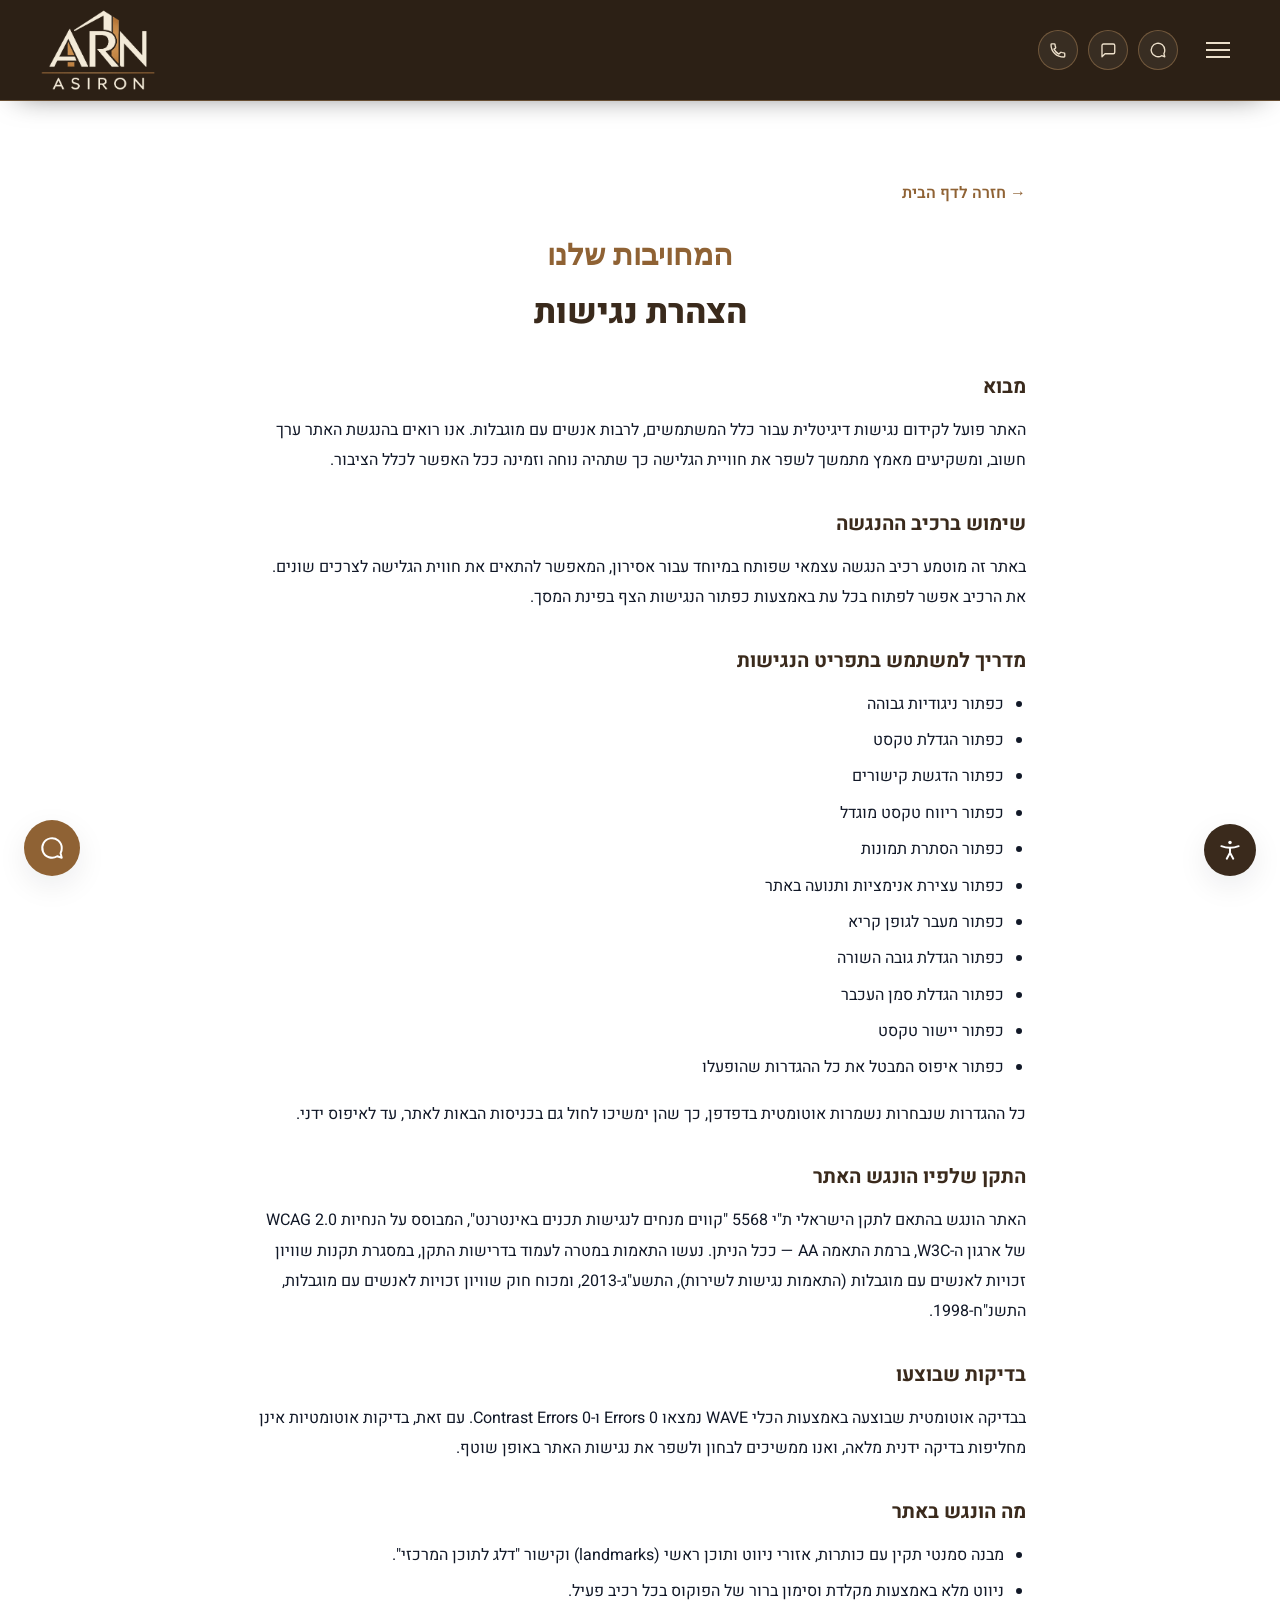
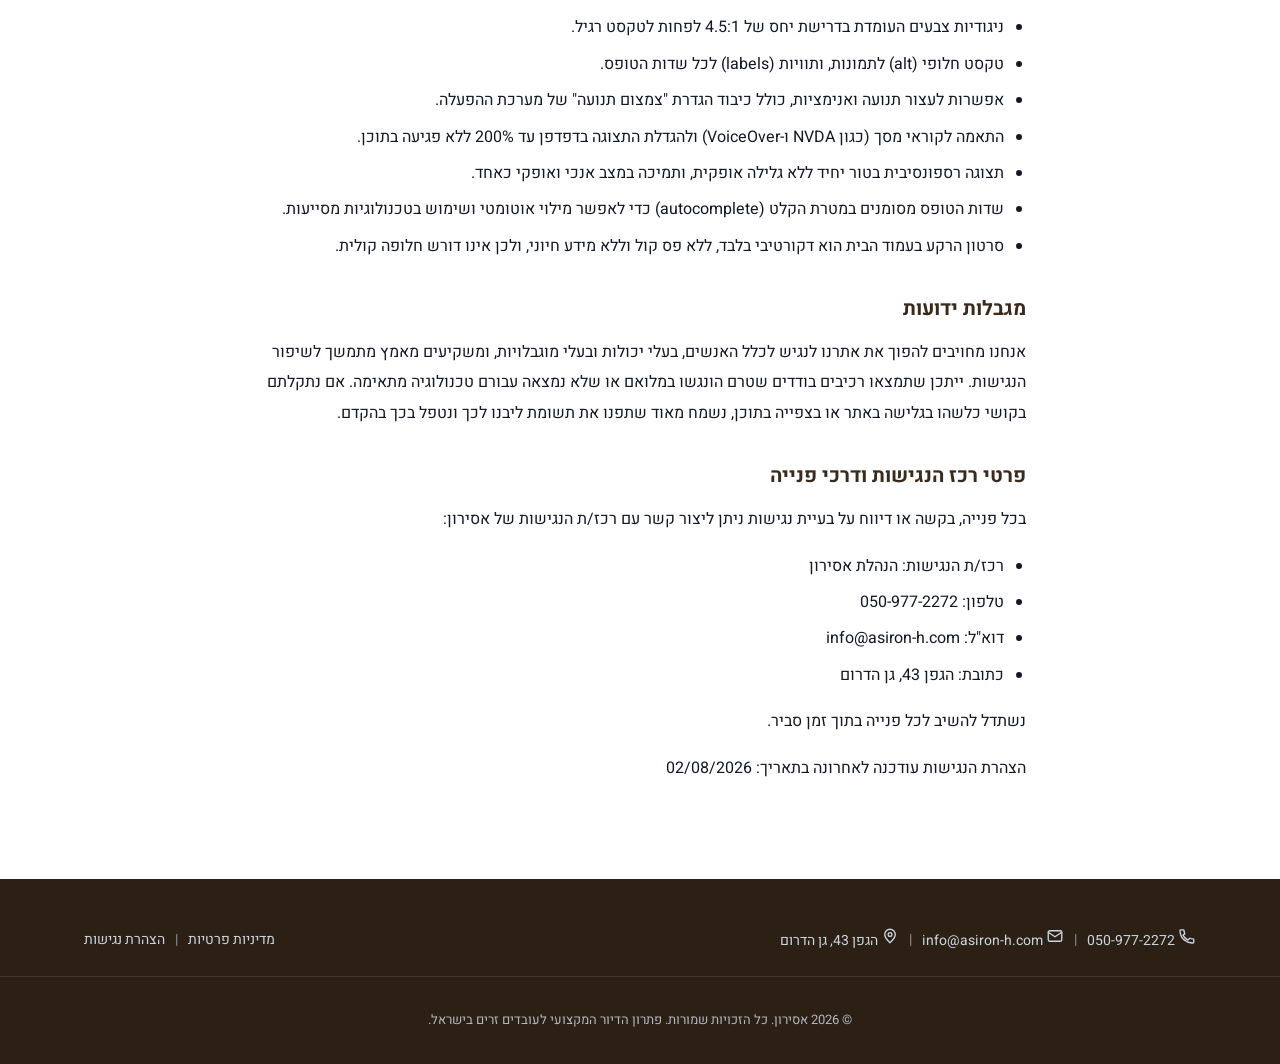
<file: accessibility.html>
﻿<!DOCTYPE html>
<html lang="he" dir="rtl">
<head>
<meta charset="UTF-8">
<meta name="viewport" content="width=device-width, initial-scale=1.0">
<meta http-equiv="Cache-Control" content="no-cache, no-store, must-revalidate">
<meta http-equiv="Pragma" content="no-cache">
<meta http-equiv="Expires" content="0">
<title>הצהרת נגישות | אסירון</title>
<meta name="description" content="הצהרת הנגישות של אסירון — המחויבות שלנו לחווית גלישה נגישה ומדריך לשימוש ברכיב ההנגשה באתר.">
<link rel="icon" href="favicon.ico">
<link rel="icon" type="image/png" sizes="48x48" href="favicon-48x48.png">
<link rel="icon" type="image/png" sizes="96x96" href="favicon-96x96.png">
<link rel="icon" type="image/png" sizes="192x192" href="favicon-192x192.png">
<link rel="apple-touch-icon" href="apple-touch-icon.png">
<link rel="preconnect" href="https://fonts.googleapis.com">
<link rel="preconnect" href="https://fonts.gstatic.com" crossorigin>
<link href="https://fonts.googleapis.com/css2?family=Dancing+Script:wght@500;600&family=Heebo:wght@400;500;600;700;800&display=swap" rel="stylesheet">
<link rel="stylesheet" href="styles.css?v=70">
</head>
<body>
<a href="#main" class="skip-link">דלג לתוכן המרכזי</a>
<div id="top"></div>

<!-- Header -->
<header class="site-header">
  <div class="container header-inner">
    <div class="header-actions">
      <button class="nav-toggle" id="nav-toggle" aria-label="פתיחת תפריט">
        <span></span><span></span><span></span>
      </button>
      <div class="header-contact-icons">
        <a href="https://wa.me/972509772272" target="_blank" rel="noopener" aria-label="WhatsApp"><svg viewBox="0 0 24 24" fill="none" stroke="currentColor" stroke-width="1.8" stroke-linecap="round" stroke-linejoin="round"><path d="M21 12a9 9 0 10-4.2 7.6L21 21l-1.1-4.1A9 9 0 0021 12z"/></svg></a>
        <a href="index.html#contact" aria-label="השארת פרטים"><svg viewBox="0 0 24 24" fill="none" stroke="currentColor" stroke-width="1.8" stroke-linecap="round" stroke-linejoin="round"><path d="M21 15a2 2 0 01-2 2H8l-4 4V6a2 2 0 012-2h13a2 2 0 012 2v9z"/></svg></a>
        <a href="tel:0509772272" aria-label="התקשרות"><svg viewBox="0 0 24 24" fill="none" stroke="currentColor" stroke-width="1.8" stroke-linecap="round" stroke-linejoin="round"><path d="M6.6 10.8c1.4 2.8 3.8 5.2 6.6 6.6l2.2-2.2c.3-.3.7-.4 1-.2 1.1.5 2.3.8 3.6.9.6 0 1 .5 1 1v3.4c0 .6-.5 1-1 1C9.9 21.3 2.7 14.1 2.7 4.9c0-.6.4-1 1-1H7c.6 0 1 .4 1 1 .1 1.3.4 2.5.9 3.6.2.3.1.7-.2 1L6.6 10.8z"/></svg></a>
      </div>
    </div>
    <a href="index.html" class="logo">
      <img src="assets/logo-light.png?v=1" alt="אסירון">
    </a>
  </div>
</header>

<!-- Side navigation drawer -->
<nav class="main-nav" id="main-nav">
  <div class="nav-top">
    <button class="nav-close" id="nav-close" aria-label="סגירת תפריט">✕</button>
    <a href="index.html" class="nav-logo">
      <img src="assets/logo-light.png?v=1" alt="אסירון">
    </a>
  </div>
  <div class="nav-links">
    <a href="index.html#top">דף הבית</a>
    <a href="index.html#vision">החזון שלנו</a>
    <a href="why-asiron.html">למה אסירון?</a>
    <a href="index.html#services">שירותים</a>
    <a href="apartments.html">הדירות שלנו</a>
    <a href="index.html#clients">הלקוחות שלנו</a>
    <a href="team.html">הצוות</a>
    <a href="index.html#faq">שאלות ותשובות</a>
  </div>
  <div class="nav-bottom">
    <a href="tel:0509772272">050-977-2272</a>
    <a href="mailto:info@asiron-h.com">info@asiron-h.com</a>
  </div>
</nav>
<div class="nav-overlay" id="nav-overlay"></div>

<!-- Accessibility statement content -->
<main id="main" tabindex="-1">
<section class="section legal-page">
  <div class="container legal-content">
    <a href="index.html" class="legal-back">&#8594; חזרה לדף הבית</a>
    <span class="section-eyebrow">המחויבות שלנו</span>
    <h1>הצהרת נגישות</h1>

    <h2>מבוא</h2>
    <p>האתר פועל לקידום נגישות דיגיטלית עבור כלל המשתמשים, לרבות אנשים עם מוגבלות. אנו רואים בהנגשת האתר ערך חשוב, ומשקיעים מאמץ מתמשך לשפר את חוויית הגלישה כך שתהיה נוחה וזמינה ככל האפשר לכלל הציבור.</p>

    <h2>שימוש ברכיב ההנגשה</h2>
    <p>באתר זה מוטמע רכיב הנגשה עצמאי שפותח במיוחד עבור אסירון, המאפשר להתאים את חווית הגלישה לצרכים שונים. את הרכיב אפשר לפתוח בכל עת באמצעות כפתור הנגישות הצף בפינת המסך.</p>

    <h2>מדריך למשתמש בתפריט הנגישות</h2>
    <ul>
      <li>כפתור ניגודיות גבוהה</li>
      <li>כפתור הגדלת טקסט</li>
      <li>כפתור הדגשת קישורים</li>
      <li>כפתור ריווח טקסט מוגדל</li>
      <li>כפתור הסתרת תמונות</li>
      <li>כפתור עצירת אנימציות ותנועה באתר</li>
      <li>כפתור מעבר לגופן קריא</li>
      <li>כפתור הגדלת גובה השורה</li>
      <li>כפתור הגדלת סמן העכבר</li>
      <li>כפתור יישור טקסט</li>
      <li>כפתור איפוס המבטל את כל ההגדרות שהופעלו</li>
    </ul>
    <p>כל ההגדרות שנבחרות נשמרות אוטומטית בדפדפן, כך שהן ימשיכו לחול גם בכניסות הבאות לאתר, עד לאיפוס ידני.</p>

    <h2>התקן שלפיו הונגש האתר</h2>
    <p>האתר הונגש בהתאם לתקן הישראלי ת"י 5568 "קווים מנחים לנגישות תכנים באינטרנט", המבוסס על הנחיות WCAG 2.0 של ארגון ה-W3C, ברמת התאמה AA — ככל הניתן. נעשו התאמות במטרה לעמוד בדרישות התקן, במסגרת תקנות שוויון זכויות לאנשים עם מוגבלות (התאמות נגישות לשירות), התשע"ג-2013, ומכוח חוק שוויון זכויות לאנשים עם מוגבלות, התשנ"ח-1998.</p>

    <h2>בדיקות שבוצעו</h2>
    <p>בבדיקה אוטומטית שבוצעה באמצעות הכלי WAVE נמצאו 0 Errors ו-0 Contrast Errors. עם זאת, בדיקות אוטומטיות אינן מחליפות בדיקה ידנית מלאה, ואנו ממשיכים לבחון ולשפר את נגישות האתר באופן שוטף.</p>

    <h2>מה הונגש באתר</h2>
    <ul>
      <li>מבנה סמנטי תקין עם כותרות, אזורי ניווט ותוכן ראשי (landmarks) וקישור "דלג לתוכן המרכזי".</li>
      <li>ניווט מלא באמצעות מקלדת וסימון ברור של הפוקוס בכל רכיב פעיל.</li>
      <li>ניגודיות צבעים העומדת בדרישת יחס של 4.5:1 לפחות לטקסט רגיל.</li>
      <li>טקסט חלופי (alt) לתמונות, ותוויות (labels) לכל שדות הטופס.</li>
      <li>אפשרות לעצור תנועה ואנימציות, כולל כיבוד הגדרת "צמצום תנועה" של מערכת ההפעלה.</li>
      <li>התאמה לקוראי מסך (כגון NVDA ו-VoiceOver) ולהגדלת התצוגה בדפדפן עד 200% ללא פגיעה בתוכן.</li>
      <li>תצוגה רספונסיבית בטור יחיד ללא גלילה אופקית, ותמיכה במצב אנכי ואופקי כאחד.</li>
      <li>שדות הטופס מסומנים במטרת הקלט (autocomplete) כדי לאפשר מילוי אוטומטי ושימוש בטכנולוגיות מסייעות.</li>
      <li>סרטון הרקע בעמוד הבית הוא דקורטיבי בלבד, ללא פס קול וללא מידע חיוני, ולכן אינו דורש חלופה קולית.</li>
    </ul>

    <h2>מגבלות ידועות</h2>
    <p>אנחנו מחויבים להפוך את אתרנו לנגיש לכלל האנשים, בעלי יכולות ובעלי מוגבלויות, ומשקיעים מאמץ מתמשך לשיפור הנגישות. ייתכן שתמצאו רכיבים בודדים שטרם הונגשו במלואם או שלא נמצאה עבורם טכנולוגיה מתאימה. אם נתקלתם בקושי כלשהו בגלישה באתר או בצפייה בתוכן, נשמח מאוד שתפנו את תשומת ליבנו לכך ונטפל בכך בהקדם.</p>

    <h2>פרטי רכז הנגישות ודרכי פנייה</h2>
    <p>בכל פנייה, בקשה או דיווח על בעיית נגישות ניתן ליצור קשר עם רכז/ת הנגישות של אסירון:</p>
    <ul>
      <li>רכז/ת הנגישות: הנהלת אסירון</li>
      <li>טלפון: <a href="tel:0509772272">050-977-2272</a></li>
      <li>דוא"ל: <a href="mailto:info@asiron-h.com">info@asiron-h.com</a></li>
      <li>כתובת: הגפן 43, גן הדרום</li>
    </ul>
    <p>נשתדל להשיב לכל פנייה בתוך זמן סביר.</p>

    <p>הצהרת הנגישות עודכנה לאחרונה בתאריך: 02/08/2026</p>
  </div>
</section>

</main>

<!-- Footer -->
<footer class="site-footer">
  <div class="footer-top">
    <div class="container footer-top-inner">
      <div class="footer-info">
        <a href="tel:0509772272"><svg class="icon-inline" viewBox="0 0 24 24" fill="none" stroke="currentColor" stroke-width="1.8" stroke-linecap="round" stroke-linejoin="round"><path d="M6.6 10.8c1.4 2.8 3.8 5.2 6.6 6.6l2.2-2.2c.3-.3.7-.4 1-.2 1.1.5 2.3.8 3.6.9.6 0 1 .5 1 1v3.4c0 .6-.5 1-1 1C9.9 21.3 2.7 14.1 2.7 4.9c0-.6.4-1 1-1H7c.6 0 1 .4 1 1 .1 1.3.4 2.5.9 3.6.2.3.1.7-.2 1L6.6 10.8z"/></svg> 050-977-2272</a>
        <span class="footer-divider">|</span>
        <a href="mailto:info@asiron-h.com"><svg class="icon-inline" viewBox="0 0 24 24" fill="none" stroke="currentColor" stroke-width="1.8" stroke-linecap="round" stroke-linejoin="round"><rect x="3" y="5" width="18" height="14" rx="2"/><path d="M3 7l9 6 9-6"/></svg> info@asiron-h.com</a>
        <span class="footer-divider">|</span>
        <span><svg class="icon-inline" viewBox="0 0 24 24" fill="none" stroke="currentColor" stroke-width="1.8" stroke-linecap="round" stroke-linejoin="round"><path d="M12 21s7-6.5 7-11a7 7 0 10-14 0c0 4.5 7 11 7 11z"/><circle cx="12" cy="10" r="2.5"/></svg> הגפן 43, גן הדרום</span>
      </div>
      <div class="footer-quick-links">
        <a href="privacy.html">מדיניות פרטיות</a>
        <span class="footer-divider">|</span>
        <a href="accessibility.html">הצהרת נגישות</a>
      </div>
    </div>
  </div>
  <div class="footer-bottom">
    <p>© <span id="year"></span> אסירון. כל הזכויות שמורות. פתרון הדיור המקצועי לעובדים זרים בישראל.</p>
  </div>
</footer>
<aside class="floating-ui" aria-label="פנייה מהירה והגדרות נגישות">

<a href="https://wa.me/972509772272" target="_blank" rel="noopener" class="whatsapp-float" aria-label="שיחה ב-WhatsApp">
  <svg viewBox="0 0 24 24" fill="none" stroke="#fff" stroke-width="1.8" stroke-linecap="round" stroke-linejoin="round" width="26" height="26"><path d="M21 12a9 9 0 10-4.2 7.6L21 21l-1.1-4.1A9 9 0 0021 12z"/></svg>
</a>

<button class="a11y-float" id="a11y-toggle" aria-label="אפשרויות נגישות">
  <svg viewBox="0 0 24 24" fill="none" stroke="#fff" stroke-width="1.8" stroke-linecap="round" stroke-linejoin="round"><circle cx="12" cy="5" r="1.6" fill="#fff" stroke="none"/><path d="M4 8.5c2.6 1 5.3 1.5 8 1.5s5.4-.5 8-1.5"/><path d="M12 10v4.5L9 20M12 14.5l3 5.5"/></svg>
</button>
<div class="a11y-panel" id="a11y-panel">
  <div class="a11y-panel-header">
    <span>תפריט נגישות</span>
    <button id="a11y-close" class="a11y-close" aria-label="סגירת תפריט נגישות">✕</button>
  </div>
  <div class="a11y-grid">
    <button class="a11y-tile" data-a11y="dark" aria-pressed="false">
      <svg viewBox="0 0 24 24" fill="none" stroke="currentColor" stroke-width="1.8" stroke-linecap="round" stroke-linejoin="round"><path d="M21 12.8A9 9 0 1111.2 3a7 7 0 009.8 9.8z"/></svg>
      <span>מצב לילה</span>
    </button>
    <button class="a11y-tile" data-a11y="contrast" aria-pressed="false">
      <svg viewBox="0 0 24 24" fill="none" stroke="currentColor" stroke-width="1.8"><circle cx="12" cy="12" r="9"/><path d="M12 3a9 9 0 000 18z" fill="currentColor" stroke="none"/></svg>
      <span>ניגודיות גבוהה</span>
    </button>
    <button class="a11y-tile" data-a11y="bigtext" aria-pressed="false">
      <svg viewBox="0 0 24 24" fill="none" stroke="currentColor" stroke-width="1.8" stroke-linecap="round" stroke-linejoin="round"><path d="M4 18l4-12 4 12M5.5 14h5M14 18l3-9 3 9"/></svg>
      <span>טקסט גדול</span>
    </button>
    <button class="a11y-tile" data-a11y="links" aria-pressed="false">
      <svg viewBox="0 0 24 24" fill="none" stroke="currentColor" stroke-width="1.8" stroke-linecap="round" stroke-linejoin="round"><path d="M9 15l6-6M10 6l1-1a4 4 0 015.7 5.7l-1 1M14 18l-1 1a4 4 0 01-5.7-5.7l1-1"/></svg>
      <span>הדגשת קישורים</span>
    </button>
    <button class="a11y-tile" data-a11y="spacing" aria-pressed="false">
      <svg viewBox="0 0 24 24" fill="none" stroke="currentColor" stroke-width="1.8" stroke-linecap="round" stroke-linejoin="round"><path d="M3 12h18M7 8l-4 4 4 4M17 8l4 4-4 4"/></svg>
      <span>ריווח טקסט</span>
    </button>
    <button class="a11y-tile" data-a11y="images" aria-pressed="false">
      <svg viewBox="0 0 24 24" fill="none" stroke="currentColor" stroke-width="1.8" stroke-linecap="round" stroke-linejoin="round"><rect x="3" y="4" width="18" height="16" rx="2"/><path d="M3 16l5-5 4 4 4-5 5 6M3 4l18 16"/></svg>
      <span>הסתרת תמונות</span>
    </button>
    <button class="a11y-tile" data-a11y="motion" aria-pressed="false">
      <svg viewBox="0 0 24 24" fill="none" stroke="currentColor" stroke-width="1.8" stroke-linecap="round" stroke-linejoin="round"><circle cx="12" cy="12" r="9"/><path d="M15 9l-6 6M9 9l6 6"/></svg>
      <span>עצירת אנימציות</span>
    </button>
    <button class="a11y-tile" data-a11y="readable" aria-pressed="false">
      <svg viewBox="0 0 24 24" fill="none" stroke="currentColor" stroke-width="1.8" stroke-linecap="round" stroke-linejoin="round"><path d="M4 19V6a2 2 0 012-2h8l6 6v9a2 2 0 01-2 2H6a2 2 0 01-2-2z"/><path d="M8 12h8M8 16h5"/></svg>
      <span>פונט קריא</span>
    </button>
    <button class="a11y-tile" data-a11y="lineheight" aria-pressed="false">
      <svg viewBox="0 0 24 24" fill="none" stroke="currentColor" stroke-width="1.8" stroke-linecap="round" stroke-linejoin="round"><path d="M4 6h16M4 12h16M4 18h16"/></svg>
      <span>גובה שורה</span>
    </button>
    <button class="a11y-tile" data-a11y="cursor" aria-pressed="false">
      <svg viewBox="0 0 24 24" fill="none" stroke="currentColor" stroke-width="1.8" stroke-linecap="round" stroke-linejoin="round"><path d="M6 3l14 8-6 1.5L12 20 6 3z"/></svg>
      <span>סמן גדול</span>
    </button>
    <button class="a11y-tile" data-a11y="align" aria-pressed="false">
      <svg viewBox="0 0 24 24" fill="none" stroke="currentColor" stroke-width="1.8" stroke-linecap="round" stroke-linejoin="round"><path d="M4 6h16M4 12h10M4 18h16"/></svg>
      <span>יישור טקסט</span>
    </button>
  </div>
  <button id="a11y-reset" class="a11y-reset-all">איפוס כל ההגדרות</button>
</div>

</aside>
<script src="script.js?v=12"></script>
</body>
</html>
</file>
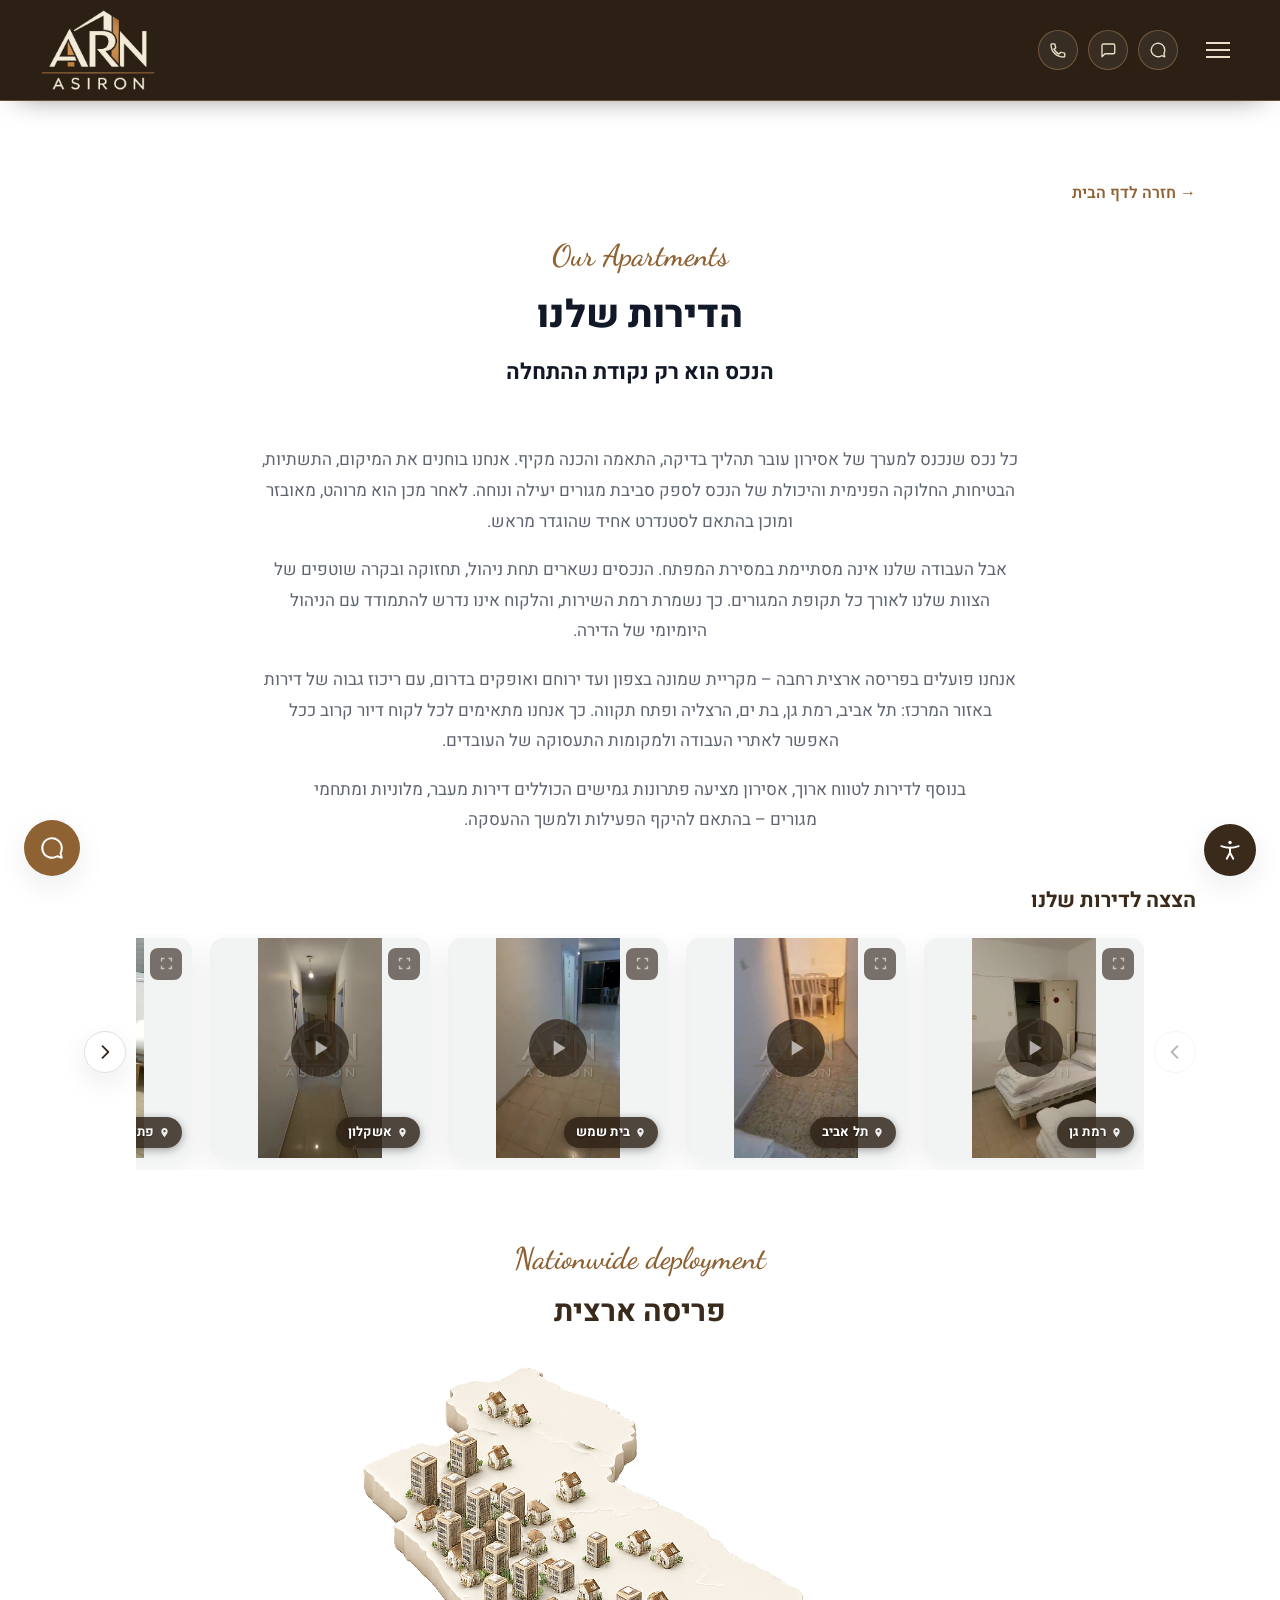
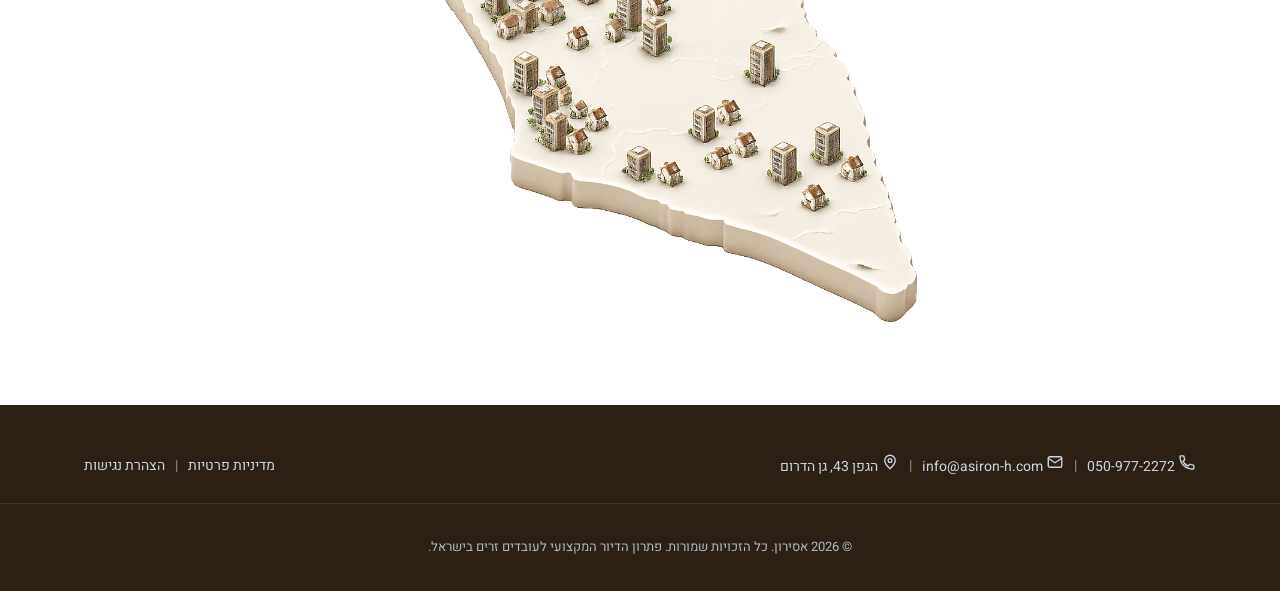
<file: apartments.html>
﻿<!DOCTYPE html>
<html lang="he" dir="rtl">
<head>
<meta charset="UTF-8">
<meta name="viewport" content="width=device-width, initial-scale=1.0">
<meta http-equiv="Cache-Control" content="no-cache, no-store, must-revalidate">
<meta http-equiv="Pragma" content="no-cache">
<meta http-equiv="Expires" content="0">
<title>הדירות שלנו | אסירון</title>
<meta name="description" content="הדירות של אסירון בפריסה ארצית — מקריית שמונה בצפון ועד ירוחם ואופקים בדרום, בריכוז גבוה במרכז. דירות מנוהלות, מרוהטות ומתוחזקות לעובדים זרים, כולל מלוניות ודירות לתקופות קצרות.">
<link rel="icon" href="favicon.ico">
<link rel="icon" type="image/png" sizes="48x48" href="favicon-48x48.png">
<link rel="icon" type="image/png" sizes="96x96" href="favicon-96x96.png">
<link rel="icon" type="image/png" sizes="192x192" href="favicon-192x192.png">
<link rel="apple-touch-icon" href="apple-touch-icon.png">
<link rel="preconnect" href="https://fonts.googleapis.com">
<link rel="preconnect" href="https://fonts.gstatic.com" crossorigin>
<link href="https://fonts.googleapis.com/css2?family=Dancing+Script:wght@500;600&family=Heebo:wght@400;500;600;700;800&display=swap" rel="stylesheet">
<link rel="stylesheet" href="styles.css?v=70">
</head>
<body>
<a href="#main" class="skip-link">דלג לתוכן המרכזי</a>
<div id="top"></div>

<!-- Header -->
<header class="site-header">
  <div class="container header-inner">
    <div class="header-actions">
      <button class="nav-toggle" id="nav-toggle" aria-label="פתיחת תפריט">
        <span></span><span></span><span></span>
      </button>
      <div class="header-contact-icons">
        <a href="https://wa.me/972509772272" target="_blank" rel="noopener" aria-label="WhatsApp"><svg viewBox="0 0 24 24" fill="none" stroke="currentColor" stroke-width="1.8" stroke-linecap="round" stroke-linejoin="round"><path d="M21 12a9 9 0 10-4.2 7.6L21 21l-1.1-4.1A9 9 0 0021 12z"/></svg></a>
        <a href="index.html#contact" aria-label="השארת פרטים"><svg viewBox="0 0 24 24" fill="none" stroke="currentColor" stroke-width="1.8" stroke-linecap="round" stroke-linejoin="round"><path d="M21 15a2 2 0 01-2 2H8l-4 4V6a2 2 0 012-2h13a2 2 0 012 2v9z"/></svg></a>
        <a href="tel:0509772272" aria-label="התקשרות"><svg viewBox="0 0 24 24" fill="none" stroke="currentColor" stroke-width="1.8" stroke-linecap="round" stroke-linejoin="round"><path d="M6.6 10.8c1.4 2.8 3.8 5.2 6.6 6.6l2.2-2.2c.3-.3.7-.4 1-.2 1.1.5 2.3.8 3.6.9.6 0 1 .5 1 1v3.4c0 .6-.5 1-1 1C9.9 21.3 2.7 14.1 2.7 4.9c0-.6.4-1 1-1H7c.6 0 1 .4 1 1 .1 1.3.4 2.5.9 3.6.2.3.1.7-.2 1L6.6 10.8z"/></svg></a>
      </div>
    </div>
    <a href="index.html" class="logo">
      <img src="assets/logo-light.png?v=1" alt="אסירון">
    </a>
  </div>
</header>

<!-- Side navigation drawer -->
<nav class="main-nav" id="main-nav">
  <div class="nav-top">
    <button class="nav-close" id="nav-close" aria-label="סגירת תפריט">✕</button>
    <a href="index.html" class="nav-logo">
      <img src="assets/logo-light.png?v=1" alt="אסירון">
    </a>
  </div>
  <div class="nav-links">
    <a href="index.html#top">דף הבית</a>
    <a href="index.html#vision">החזון שלנו</a>
    <a href="why-asiron.html">למה אסירון?</a>
    <a href="index.html#services">שירותים</a>
    <a href="apartments.html">הדירות שלנו</a>
    <a href="index.html#clients">הלקוחות שלנו</a>
    <a href="team.html">הצוות</a>
    <a href="index.html#faq">שאלות ותשובות</a>
  </div>
  <div class="nav-bottom">
    <a href="tel:0509772272">050-977-2272</a>
    <a href="mailto:info@asiron-h.com">info@asiron-h.com</a>
  </div>
</nav>
<div class="nav-overlay" id="nav-overlay"></div>

<main id="main" tabindex="-1">
<section class="section apartments" id="apartments">
  <div class="container">
    <a href="index.html#apartments" class="legal-back">&#8594; חזרה לדף הבית</a>
    <span class="section-eyebrow">Our Apartments</span>
    <h1 class="section-title">הדירות שלנו</h1>
    <h2 class="section-subtitle">הנכס הוא רק נקודת ההתחלה</h2>
    <div class="apartments-intro">
      <div class="apartments-intro-text">
        <p class="apartments-text">כל נכס שנכנס למערך של אסירון עובר תהליך בדיקה, התאמה והכנה מקיף. אנחנו בוחנים את המיקום, התשתיות, הבטיחות, החלוקה הפנימית והיכולת של הנכס לספק סביבת מגורים יעילה ונוחה. לאחר מכן הוא מרוהט, מאובזר ומוכן בהתאם לסטנדרט אחיד שהוגדר מראש.</p>
        <p class="apartments-text">אבל העבודה שלנו אינה מסתיימת במסירת המפתח. הנכסים נשארים תחת ניהול, תחזוקה ובקרה שוטפים של הצוות שלנו לאורך כל תקופת המגורים. כך נשמרת רמת השירות, והלקוח אינו נדרש להתמודד עם הניהול היומיומי של הדירה.</p>
        <p class="apartments-text">אנחנו פועלים בפריסה ארצית <span class="nowrap">רחבה – מקריית</span> שמונה בצפון ועד ירוחם ואופקים בדרום, עם ריכוז גבוה של דירות באזור המרכז: תל אביב, רמת גן, בת ים, הרצליה ופתח תקווה. כך אנחנו מתאימים לכל לקוח דיור קרוב ככל האפשר לאתרי העבודה ולמקומות התעסוקה של העובדים.</p>
        <p class="apartments-text">בנוסף לדירות לטווח ארוך, אסירון מציעה פתרונות גמישים הכוללים דירות מעבר, מלוניות ומתחמי <span class="nowrap">מגורים – בהתאם</span> להיקף הפעילות ולמשך ההעסקה.</p>
      </div>
    </div>

    <h2 class="apartments-videos-title">הצצה לדירות שלנו</h2>
    <!-- ארבעה סרטוני תדמית מרובעים (רמת גן, תל אביב, בית שמש, אשקלון). כל סרטון
         מתחיל בכניסה ועובר במטבח, פינת האוכל, חדרי השינה, חדר הרחצה והמרפסת. -->
    <div class="video-carousel">
      <button type="button" class="vid-nav vid-nav--prev" aria-label="הסרטון הקודם">
        <svg viewBox="0 0 24 24" aria-hidden="true"><path d="M15 5l-7 7 7 7" fill="none" stroke="currentColor" stroke-width="2.2" stroke-linecap="round" stroke-linejoin="round"/></svg>
      </button>
      <div class="video-track" id="video-track">
        <div class="video-slot">
          <video src="assets/videos/apartment-video-1.mp4?v=5" muted playsinline preload="none" poster="assets/videos/apartment-video-1-poster.jpg?v=5" aria-label="סרטון סיור בדירה מנוהלת ומאובזרת של אסירון ברמת גן — מטבח, חדרי שינה וחדר רחצה"></video>
          <span class="vid-location">רמת גן</span>
        </div>
        <div class="video-slot">
          <video src="assets/videos/apartment-tour-01.mp4?v=5" muted playsinline preload="none" poster="assets/videos/apartment-tour-01-poster.jpg?v=5" aria-label="סרטון תדמית של דירה מוכנה לכניסה בתל אביב — מטבח, פינת אוכל, חדרי שינה וחדרי רחצה"></video>
          <span class="vid-location">תל אביב</span>
        </div>
        <div class="video-slot">
          <video src="assets/videos/apartment-tour-02.mp4?v=5" muted playsinline preload="none" poster="assets/videos/apartment-tour-02-poster.jpg?v=5" aria-label="סרטון תדמית של דירה מוכנה לכניסה בבית שמש — מטבח, פינת אוכל, חדרי שינה, חדר רחצה ומרפסת"></video>
          <span class="vid-location">בית שמש</span>
        </div>
        <div class="video-slot">
          <video src="assets/videos/apartment-tour-03.mp4?v=5" muted playsinline preload="none" poster="assets/videos/apartment-tour-03-poster.jpg?v=5" aria-label="סרטון תדמית של דירה מוכנה לכניסה באשקלון — מטבח, פינת אוכל, חדרי שינה וחדר רחצה"></video>
          <span class="vid-location">אשקלון</span>
        </div>
        <div class="video-slot">
          <video src="assets/videos/apartment-tour-04.mp4?v=5" muted playsinline preload="none" poster="assets/videos/apartment-tour-04-poster.jpg?v=5" aria-label="סרטון תדמית של דירה מוכנה לכניסה בפתח תקווה — מטבח, פינת אוכל, חדרי שינה וחדר רחצה"></video>
          <span class="vid-location">פתח תקווה</span>
        </div>
        <div class="video-slot">
          <video src="assets/videos/apartment-tour-05.mp4?v=5" muted playsinline preload="none" poster="assets/videos/apartment-tour-05-poster.jpg?v=5" aria-label="סרטון תדמית של דירה מוכנה לכניסה ברמת גן — מטבח, פינת אוכל, חדרי שינה, חדר רחצה וחצר"></video>
          <span class="vid-location">רמת גן</span>
        </div>
        <div class="video-slot">
          <video src="assets/videos/apartment-tour-06.mp4?v=5" muted playsinline preload="none" poster="assets/videos/apartment-tour-06-poster.jpg?v=5" aria-label="סרטון תדמית של דירה מוכנה לכניסה בהרצליה — מטבח, פינת אוכל, חדרי שינה וחדר רחצה"></video>
          <span class="vid-location">הרצליה</span>
        </div>
        <div class="video-slot">
          <video src="assets/videos/apartment-tour-07.mp4?v=5" muted playsinline preload="none" poster="assets/videos/apartment-tour-07-poster.jpg?v=5" aria-label="סרטון תדמית של דירה מוכנה לכניסה בבת ים — מטבח, פינת אוכל, חדרי שינה, חדר רחצה ומקלחת"></video>
          <span class="vid-location">בת ים</span>
        </div>
        <div class="video-slot">
          <video src="assets/videos/apartment-tour-08.mp4?v=5" muted playsinline preload="none" poster="assets/videos/apartment-tour-08-poster.jpg?v=5" aria-label="סרטון תדמית של דירה מוכנה לכניסה באשדוד — מטבח, פינת אוכל, חדרי שינה וחדר רחצה"></video>
          <span class="vid-location">אשדוד</span>
        </div>
        <div class="video-slot">
          <video src="assets/videos/apartment-tour-09.mp4?v=5" muted playsinline preload="none" poster="assets/videos/apartment-tour-09-poster.jpg?v=5" aria-label="סרטון תדמית של דירה מוכנה לכניסה ברמת גן — מטבח, פינת אוכל, חדרי שינה, חדר רחצה ומרפסת"></video>
          <span class="vid-location">רמת גן</span>
        </div>
      </div>
      <button type="button" class="vid-nav vid-nav--next" aria-label="הסרטון הבא">
        <svg viewBox="0 0 24 24" aria-hidden="true"><path d="M9 5l7 7-7 7" fill="none" stroke="currentColor" stroke-width="2.2" stroke-linecap="round" stroke-linejoin="round"/></svg>
      </button>
    </div>

    <div class="coverage-eyebrow-wrap">
      <span class="section-eyebrow">Nationwide deployment</span>
      <h2 class="coverage-title">פריסה ארצית</h2>
    </div>
    <div class="coverage-wrap" id="coverage-wrap">
      <img src="assets/israel-map.png?v=7" class="coverage-img" alt="מפת ישראל תלת-ממדית המחולקת לאזורים המציגה את פריסת הדירות של אסירון">
      <div class="map-icons-layer" id="map-icons-layer"></div>
      <div class="map-tooltip" id="map-tooltip" aria-hidden="true"></div>
    </div>
  </div>
</section>
</main>

<!-- Footer -->
<footer class="site-footer">
  <div class="footer-top">
    <div class="container footer-top-inner">
      <div class="footer-info">
        <a href="tel:0509772272"><svg class="icon-inline" viewBox="0 0 24 24" fill="none" stroke="currentColor" stroke-width="1.8" stroke-linecap="round" stroke-linejoin="round"><path d="M6.6 10.8c1.4 2.8 3.8 5.2 6.6 6.6l2.2-2.2c.3-.3.7-.4 1-.2 1.1.5 2.3.8 3.6.9.6 0 1 .5 1 1v3.4c0 .6-.5 1-1 1C9.9 21.3 2.7 14.1 2.7 4.9c0-.6.4-1 1-1H7c.6 0 1 .4 1 1 .1 1.3.4 2.5.9 3.6.2.3.1.7-.2 1L6.6 10.8z"/></svg> 050-977-2272</a>
        <span class="footer-divider">|</span>
        <a href="mailto:info@asiron-h.com"><svg class="icon-inline" viewBox="0 0 24 24" fill="none" stroke="currentColor" stroke-width="1.8" stroke-linecap="round" stroke-linejoin="round"><rect x="3" y="5" width="18" height="14" rx="2"/><path d="M3 7l9 6 9-6"/></svg> info@asiron-h.com</a>
        <span class="footer-divider">|</span>
        <span><svg class="icon-inline" viewBox="0 0 24 24" fill="none" stroke="currentColor" stroke-width="1.8" stroke-linecap="round" stroke-linejoin="round"><path d="M12 21s7-6.5 7-11a7 7 0 10-14 0c0 4.5 7 11 7 11z"/><circle cx="12" cy="10" r="2.5"/></svg> הגפן 43, גן הדרום</span>
      </div>
      <div class="footer-quick-links">
        <a href="privacy.html">מדיניות פרטיות</a>
        <span class="footer-divider">|</span>
        <a href="accessibility.html">הצהרת נגישות</a>
      </div>
    </div>
  </div>
  <div class="footer-bottom">
    <p>© <span id="year"></span> אסירון. כל הזכויות שמורות. פתרון הדיור המקצועי לעובדים זרים בישראל.</p>
  </div>
</footer>
<aside class="floating-ui" aria-label="פנייה מהירה והגדרות נגישות">

<a href="https://wa.me/972509772272" target="_blank" rel="noopener" class="whatsapp-float" aria-label="שיחה ב-WhatsApp">
  <svg viewBox="0 0 24 24" fill="none" stroke="#fff" stroke-width="1.8" stroke-linecap="round" stroke-linejoin="round" width="26" height="26"><path d="M21 12a9 9 0 10-4.2 7.6L21 21l-1.1-4.1A9 9 0 0021 12z"/></svg>
</a>

<button class="a11y-float" id="a11y-toggle" aria-label="אפשרויות נגישות">
  <svg viewBox="0 0 24 24" fill="none" stroke="#fff" stroke-width="1.8" stroke-linecap="round" stroke-linejoin="round"><circle cx="12" cy="5" r="1.6" fill="#fff" stroke="none"/><path d="M4 8.5c2.6 1 5.3 1.5 8 1.5s5.4-.5 8-1.5"/><path d="M12 10v4.5L9 20M12 14.5l3 5.5"/></svg>
</button>
<div class="a11y-panel" id="a11y-panel">
  <div class="a11y-panel-header">
    <span>תפריט נגישות</span>
    <button id="a11y-close" class="a11y-close" aria-label="סגירת תפריט נגישות">✕</button>
  </div>
  <div class="a11y-grid">
    <button class="a11y-tile" data-a11y="dark" aria-pressed="false">
      <svg viewBox="0 0 24 24" fill="none" stroke="currentColor" stroke-width="1.8" stroke-linecap="round" stroke-linejoin="round"><path d="M21 12.8A9 9 0 1111.2 3a7 7 0 009.8 9.8z"/></svg>
      <span>מצב לילה</span>
    </button>
    <button class="a11y-tile" data-a11y="contrast" aria-pressed="false">
      <svg viewBox="0 0 24 24" fill="none" stroke="currentColor" stroke-width="1.8"><circle cx="12" cy="12" r="9"/><path d="M12 3a9 9 0 000 18z" fill="currentColor" stroke="none"/></svg>
      <span>ניגודיות גבוהה</span>
    </button>
    <button class="a11y-tile" data-a11y="bigtext" aria-pressed="false">
      <svg viewBox="0 0 24 24" fill="none" stroke="currentColor" stroke-width="1.8" stroke-linecap="round" stroke-linejoin="round"><path d="M4 18l4-12 4 12M5.5 14h5M14 18l3-9 3 9"/></svg>
      <span>טקסט גדול</span>
    </button>
    <button class="a11y-tile" data-a11y="links" aria-pressed="false">
      <svg viewBox="0 0 24 24" fill="none" stroke="currentColor" stroke-width="1.8" stroke-linecap="round" stroke-linejoin="round"><path d="M9 15l6-6M10 6l1-1a4 4 0 015.7 5.7l-1 1M14 18l-1 1a4 4 0 01-5.7-5.7l1-1"/></svg>
      <span>הדגשת קישורים</span>
    </button>
    <button class="a11y-tile" data-a11y="spacing" aria-pressed="false">
      <svg viewBox="0 0 24 24" fill="none" stroke="currentColor" stroke-width="1.8" stroke-linecap="round" stroke-linejoin="round"><path d="M3 12h18M7 8l-4 4 4 4M17 8l4 4-4 4"/></svg>
      <span>ריווח טקסט</span>
    </button>
    <button class="a11y-tile" data-a11y="images" aria-pressed="false">
      <svg viewBox="0 0 24 24" fill="none" stroke="currentColor" stroke-width="1.8" stroke-linecap="round" stroke-linejoin="round"><rect x="3" y="4" width="18" height="16" rx="2"/><path d="M3 16l5-5 4 4 4-5 5 6M3 4l18 16"/></svg>
      <span>הסתרת תמונות</span>
    </button>
    <button class="a11y-tile" data-a11y="motion" aria-pressed="false">
      <svg viewBox="0 0 24 24" fill="none" stroke="currentColor" stroke-width="1.8" stroke-linecap="round" stroke-linejoin="round"><circle cx="12" cy="12" r="9"/><path d="M15 9l-6 6M9 9l6 6"/></svg>
      <span>עצירת אנימציות</span>
    </button>
    <button class="a11y-tile" data-a11y="readable" aria-pressed="false">
      <svg viewBox="0 0 24 24" fill="none" stroke="currentColor" stroke-width="1.8" stroke-linecap="round" stroke-linejoin="round"><path d="M4 19V6a2 2 0 012-2h8l6 6v9a2 2 0 01-2 2H6a2 2 0 01-2-2z"/><path d="M8 12h8M8 16h5"/></svg>
      <span>פונט קריא</span>
    </button>
    <button class="a11y-tile" data-a11y="lineheight" aria-pressed="false">
      <svg viewBox="0 0 24 24" fill="none" stroke="currentColor" stroke-width="1.8" stroke-linecap="round" stroke-linejoin="round"><path d="M4 6h16M4 12h16M4 18h16"/></svg>
      <span>גובה שורה</span>
    </button>
    <button class="a11y-tile" data-a11y="cursor" aria-pressed="false">
      <svg viewBox="0 0 24 24" fill="none" stroke="currentColor" stroke-width="1.8" stroke-linecap="round" stroke-linejoin="round"><path d="M6 3l14 8-6 1.5L12 20 6 3z"/></svg>
      <span>סמן גדול</span>
    </button>
    <button class="a11y-tile" data-a11y="align" aria-pressed="false">
      <svg viewBox="0 0 24 24" fill="none" stroke="currentColor" stroke-width="1.8" stroke-linecap="round" stroke-linejoin="round"><path d="M4 6h16M4 12h10M4 18h16"/></svg>
      <span>יישור טקסט</span>
    </button>
  </div>
  <button id="a11y-reset" class="a11y-reset-all">איפוס כל ההגדרות</button>
</div>

</aside>
<script src="script.js?v=12"></script>
</body>
</html>
</file>
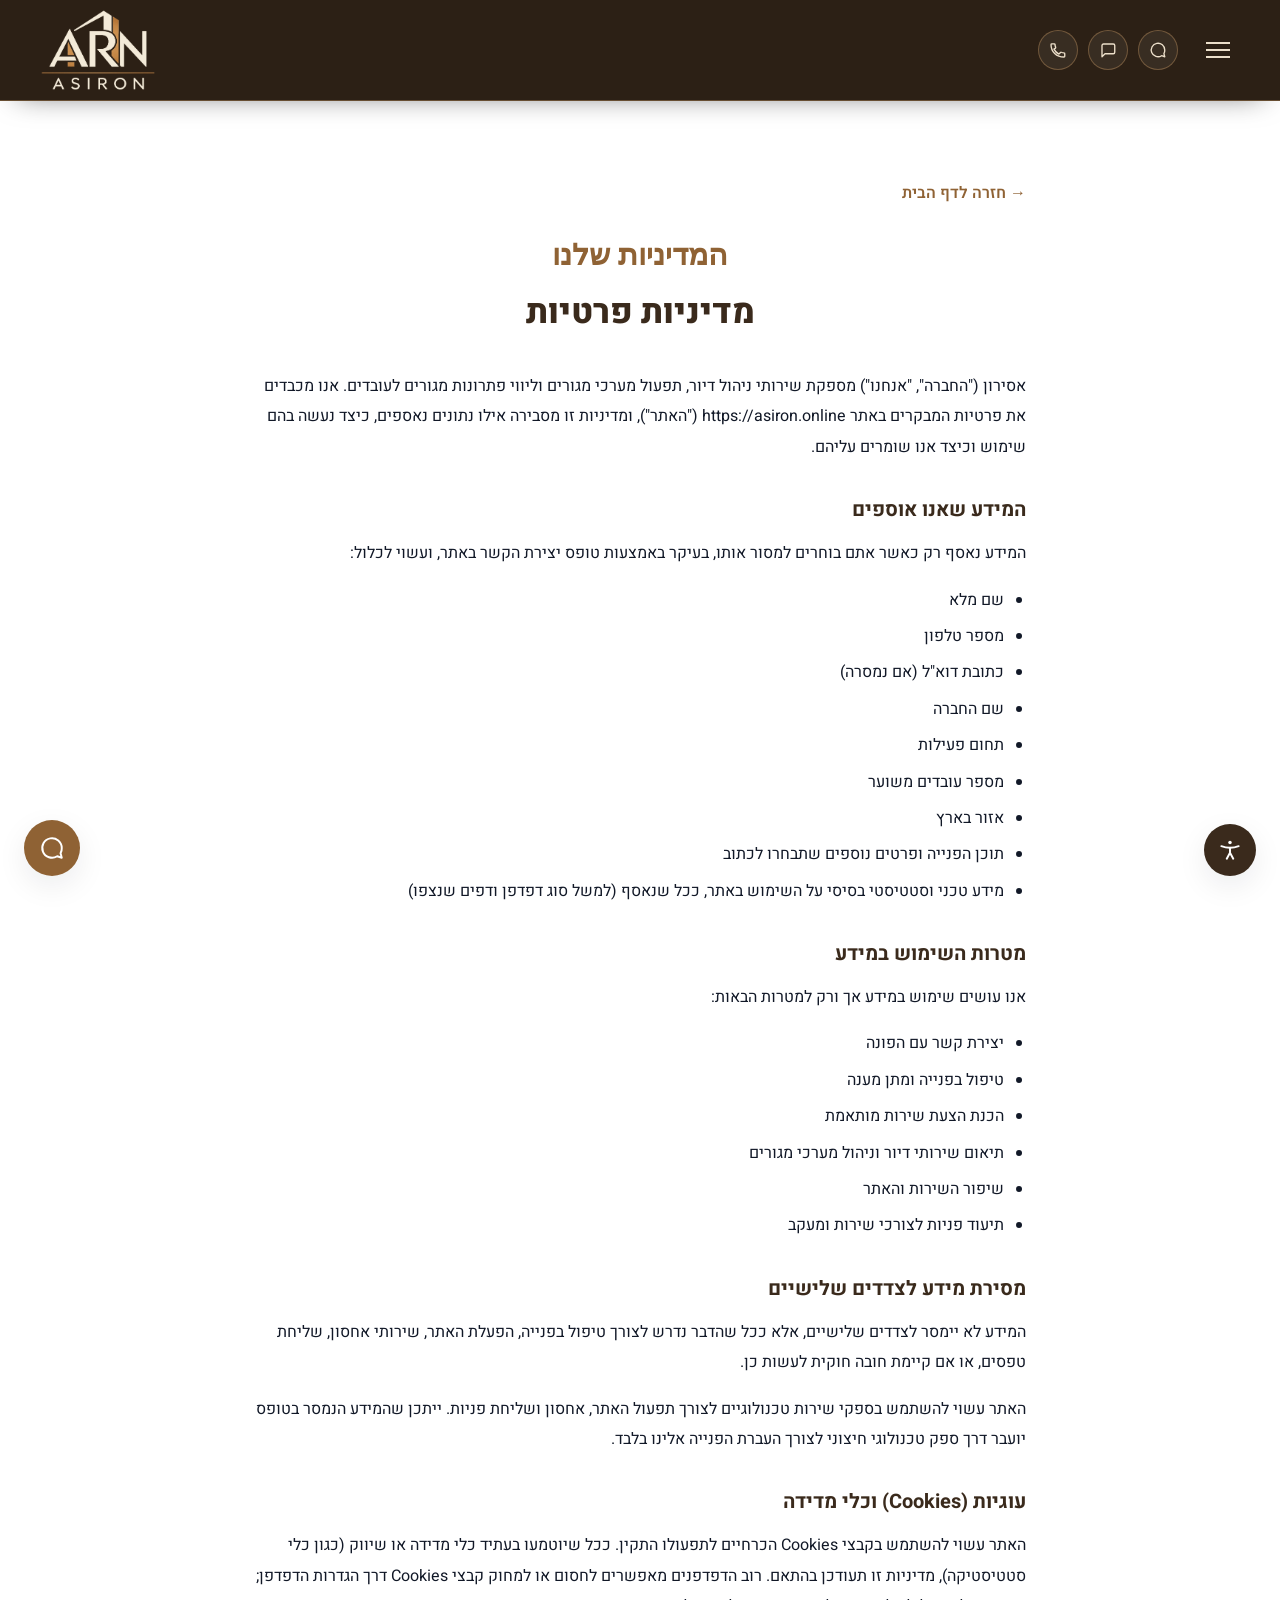
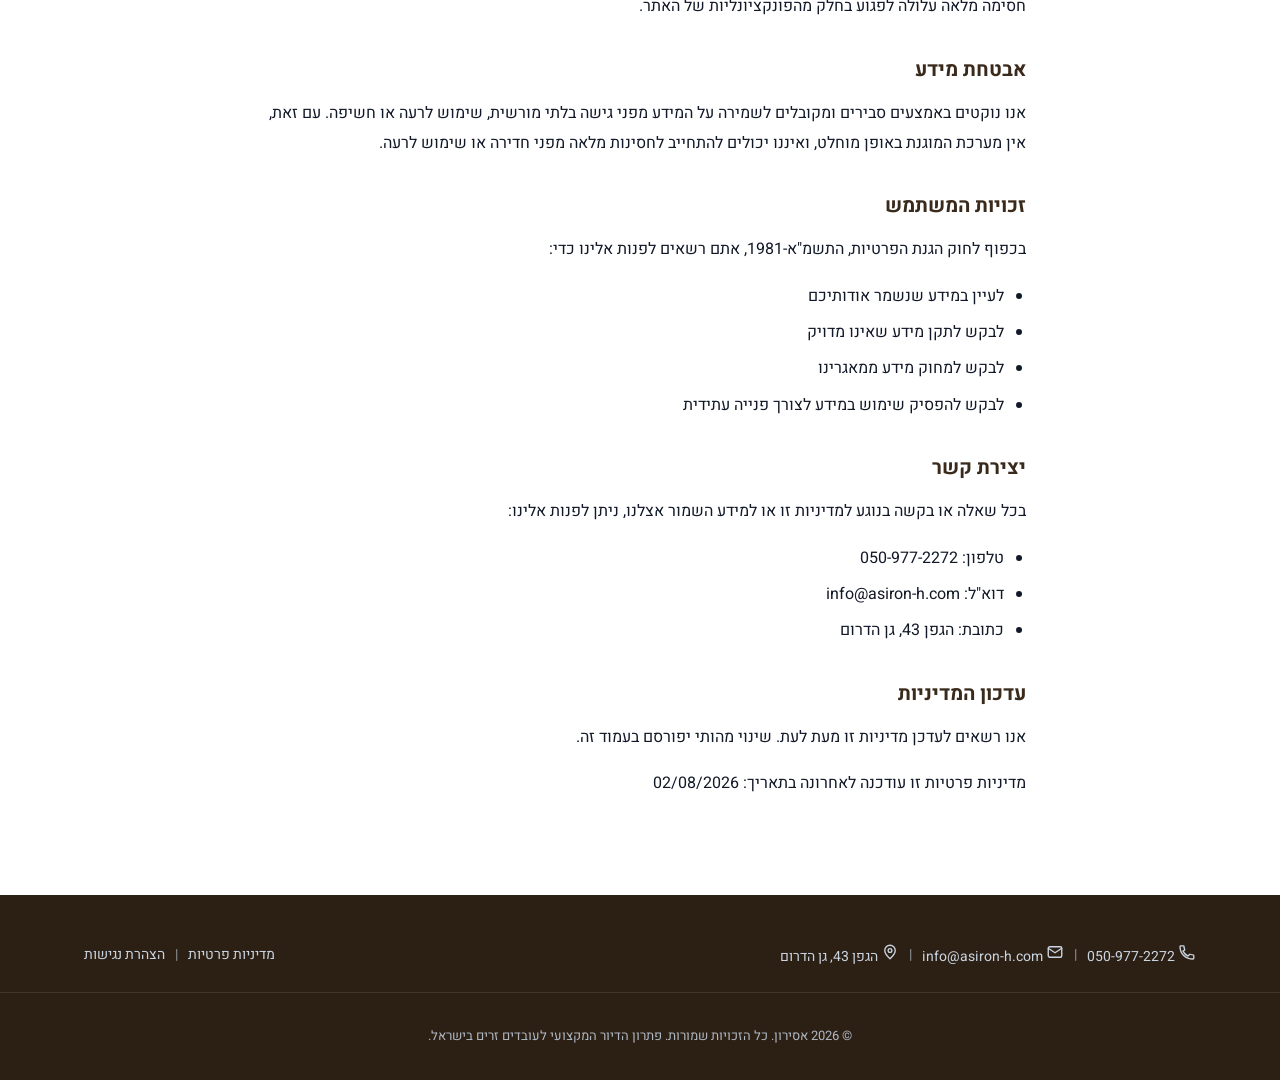
<file: privacy.html>
﻿<!DOCTYPE html>
<html lang="he" dir="rtl">
<head>
<meta charset="UTF-8">
<meta name="viewport" content="width=device-width, initial-scale=1.0">
<meta http-equiv="Cache-Control" content="no-cache, no-store, must-revalidate">
<meta http-equiv="Pragma" content="no-cache">
<meta http-equiv="Expires" content="0">
<title>מדיניות פרטיות | אסירון</title>
<meta name="description" content="מדיניות הפרטיות של אסירון — כיצד אנו אוספים, משתמשים ושומרים על המידע האישי שלכם.">
<link rel="icon" href="favicon.ico">
<link rel="icon" type="image/png" sizes="48x48" href="favicon-48x48.png">
<link rel="icon" type="image/png" sizes="96x96" href="favicon-96x96.png">
<link rel="icon" type="image/png" sizes="192x192" href="favicon-192x192.png">
<link rel="apple-touch-icon" href="apple-touch-icon.png">
<link rel="preconnect" href="https://fonts.googleapis.com">
<link rel="preconnect" href="https://fonts.gstatic.com" crossorigin>
<link href="https://fonts.googleapis.com/css2?family=Dancing+Script:wght@500;600&family=Heebo:wght@400;500;600;700;800&display=swap" rel="stylesheet">
<link rel="stylesheet" href="styles.css?v=70">
</head>
<body>
<a href="#main" class="skip-link">דלג לתוכן המרכזי</a>
<div id="top"></div>

<!-- Header -->
<header class="site-header">
  <div class="container header-inner">
    <div class="header-actions">
      <button class="nav-toggle" id="nav-toggle" aria-label="פתיחת תפריט">
        <span></span><span></span><span></span>
      </button>
      <div class="header-contact-icons">
        <a href="https://wa.me/972509772272" target="_blank" rel="noopener" aria-label="WhatsApp"><svg viewBox="0 0 24 24" fill="none" stroke="currentColor" stroke-width="1.8" stroke-linecap="round" stroke-linejoin="round"><path d="M21 12a9 9 0 10-4.2 7.6L21 21l-1.1-4.1A9 9 0 0021 12z"/></svg></a>
        <a href="index.html#contact" aria-label="השארת פרטים"><svg viewBox="0 0 24 24" fill="none" stroke="currentColor" stroke-width="1.8" stroke-linecap="round" stroke-linejoin="round"><path d="M21 15a2 2 0 01-2 2H8l-4 4V6a2 2 0 012-2h13a2 2 0 012 2v9z"/></svg></a>
        <a href="tel:0509772272" aria-label="התקשרות"><svg viewBox="0 0 24 24" fill="none" stroke="currentColor" stroke-width="1.8" stroke-linecap="round" stroke-linejoin="round"><path d="M6.6 10.8c1.4 2.8 3.8 5.2 6.6 6.6l2.2-2.2c.3-.3.7-.4 1-.2 1.1.5 2.3.8 3.6.9.6 0 1 .5 1 1v3.4c0 .6-.5 1-1 1C9.9 21.3 2.7 14.1 2.7 4.9c0-.6.4-1 1-1H7c.6 0 1 .4 1 1 .1 1.3.4 2.5.9 3.6.2.3.1.7-.2 1L6.6 10.8z"/></svg></a>
      </div>
    </div>
    <a href="index.html" class="logo">
      <img src="assets/logo-light.png?v=1" alt="אסירון">
    </a>
  </div>
</header>

<!-- Side navigation drawer -->
<nav class="main-nav" id="main-nav">
  <div class="nav-top">
    <button class="nav-close" id="nav-close" aria-label="סגירת תפריט">✕</button>
    <a href="index.html" class="nav-logo">
      <img src="assets/logo-light.png?v=1" alt="אסירון">
    </a>
  </div>
  <div class="nav-links">
    <a href="index.html#top">דף הבית</a>
    <a href="index.html#vision">החזון שלנו</a>
    <a href="why-asiron.html">למה אסירון?</a>
    <a href="index.html#services">שירותים</a>
    <a href="apartments.html">הדירות שלנו</a>
    <a href="index.html#clients">הלקוחות שלנו</a>
    <a href="team.html">הצוות</a>
    <a href="index.html#faq">שאלות ותשובות</a>
  </div>
  <div class="nav-bottom">
    <a href="tel:0509772272">050-977-2272</a>
    <a href="mailto:info@asiron-h.com">info@asiron-h.com</a>
  </div>
</nav>
<div class="nav-overlay" id="nav-overlay"></div>

<!-- Privacy policy content -->
<main id="main" tabindex="-1">
<section class="section legal-page">
  <div class="container legal-content">
    <a href="index.html" class="legal-back">&#8594; חזרה לדף הבית</a>
    <span class="section-eyebrow">המדיניות שלנו</span>
    <h1>מדיניות פרטיות</h1>

    <p>אסירון ("החברה", "אנחנו") מספקת שירותי ניהול דיור, תפעול מערכי מגורים וליווי פתרונות מגורים לעובדים. אנו מכבדים את פרטיות המבקרים באתר <a href="https://asiron.online">https://asiron.online</a> ("האתר"), ומדיניות זו מסבירה אילו נתונים נאספים, כיצד נעשה בהם שימוש וכיצד אנו שומרים עליהם.</p>

    <h2>המידע שאנו אוספים</h2>
    <p>המידע נאסף רק כאשר אתם בוחרים למסור אותו, בעיקר באמצעות טופס יצירת הקשר באתר, ועשוי לכלול:</p>
    <ul>
      <li>שם מלא</li>
      <li>מספר טלפון</li>
      <li>כתובת דוא"ל (אם נמסרה)</li>
      <li>שם החברה</li>
      <li>תחום פעילות</li>
      <li>מספר עובדים משוער</li>
      <li>אזור בארץ</li>
      <li>תוכן הפנייה ופרטים נוספים שתבחרו לכתוב</li>
      <li>מידע טכני וסטטיסטי בסיסי על השימוש באתר, ככל שנאסף (למשל סוג דפדפן ודפים שנצפו)</li>
    </ul>

    <h2>מטרות השימוש במידע</h2>
    <p>אנו עושים שימוש במידע אך ורק למטרות הבאות:</p>
    <ul>
      <li>יצירת קשר עם הפונה</li>
      <li>טיפול בפנייה ומתן מענה</li>
      <li>הכנת הצעת שירות מותאמת</li>
      <li>תיאום שירותי דיור וניהול מערכי מגורים</li>
      <li>שיפור השירות והאתר</li>
      <li>תיעוד פניות לצורכי שירות ומעקב</li>
    </ul>

    <h2>מסירת מידע לצדדים שלישיים</h2>
    <p>המידע לא יימסר לצדדים שלישיים, אלא ככל שהדבר נדרש לצורך טיפול בפנייה, הפעלת האתר, שירותי אחסון, שליחת טפסים, או אם קיימת חובה חוקית לעשות כן.</p>
    <p>האתר עשוי להשתמש בספקי שירות טכנולוגיים לצורך תפעול האתר, אחסון ושליחת פניות. ייתכן שהמידע הנמסר בטופס יועבר דרך ספק טכנולוגי חיצוני לצורך העברת הפנייה אלינו בלבד.</p>

    <h2>עוגיות (Cookies) וכלי מדידה</h2>
    <p>האתר עשוי להשתמש בקבצי Cookies הכרחיים לתפעולו התקין. ככל שיוטמעו בעתיד כלי מדידה או שיווק (כגון כלי סטטיסטיקה), מדיניות זו תעודכן בהתאם. רוב הדפדפנים מאפשרים לחסום או למחוק קבצי Cookies דרך הגדרות הדפדפן; חסימה מלאה עלולה לפגוע בחלק מהפונקציונליות של האתר.</p>

    <h2>אבטחת מידע</h2>
    <p>אנו נוקטים באמצעים סבירים ומקובלים לשמירה על המידע מפני גישה בלתי מורשית, שימוש לרעה או חשיפה. עם זאת, אין מערכת המוגנת באופן מוחלט, ואיננו יכולים להתחייב לחסינות מלאה מפני חדירה או שימוש לרעה.</p>

    <h2>זכויות המשתמש</h2>
    <p>בכפוף לחוק הגנת הפרטיות, <span class="nowrap">התשמ"א-1981</span>, אתם רשאים לפנות אלינו כדי:</p>
    <ul>
      <li>לעיין במידע שנשמר אודותיכם</li>
      <li>לבקש לתקן מידע שאינו מדויק</li>
      <li>לבקש למחוק מידע ממאגרינו</li>
      <li>לבקש להפסיק שימוש במידע לצורך פנייה עתידית</li>
    </ul>

    <h2>יצירת קשר</h2>
    <p>בכל שאלה או בקשה בנוגע למדיניות זו או למידע השמור אצלנו, ניתן לפנות אלינו:</p>
    <ul>
      <li>טלפון: <a href="tel:0509772272">050-977-2272</a></li>
      <li>דוא"ל: <a href="mailto:info@asiron-h.com">info@asiron-h.com</a></li>
      <li>כתובת: הגפן 43, גן הדרום</li>
    </ul>

    <h2>עדכון המדיניות</h2>
    <p>אנו רשאים לעדכן מדיניות זו מעת לעת. שינוי מהותי יפורסם בעמוד זה.</p>
    <p>מדיניות פרטיות זו עודכנה לאחרונה בתאריך: 02/08/2026</p>
  </div>
</section>

</main>

<!-- Footer -->
<footer class="site-footer">
  <div class="footer-top">
    <div class="container footer-top-inner">
      <div class="footer-info">
        <a href="tel:0509772272"><svg class="icon-inline" viewBox="0 0 24 24" fill="none" stroke="currentColor" stroke-width="1.8" stroke-linecap="round" stroke-linejoin="round"><path d="M6.6 10.8c1.4 2.8 3.8 5.2 6.6 6.6l2.2-2.2c.3-.3.7-.4 1-.2 1.1.5 2.3.8 3.6.9.6 0 1 .5 1 1v3.4c0 .6-.5 1-1 1C9.9 21.3 2.7 14.1 2.7 4.9c0-.6.4-1 1-1H7c.6 0 1 .4 1 1 .1 1.3.4 2.5.9 3.6.2.3.1.7-.2 1L6.6 10.8z"/></svg> 050-977-2272</a>
        <span class="footer-divider">|</span>
        <a href="mailto:info@asiron-h.com"><svg class="icon-inline" viewBox="0 0 24 24" fill="none" stroke="currentColor" stroke-width="1.8" stroke-linecap="round" stroke-linejoin="round"><rect x="3" y="5" width="18" height="14" rx="2"/><path d="M3 7l9 6 9-6"/></svg> info@asiron-h.com</a>
        <span class="footer-divider">|</span>
        <span><svg class="icon-inline" viewBox="0 0 24 24" fill="none" stroke="currentColor" stroke-width="1.8" stroke-linecap="round" stroke-linejoin="round"><path d="M12 21s7-6.5 7-11a7 7 0 10-14 0c0 4.5 7 11 7 11z"/><circle cx="12" cy="10" r="2.5"/></svg> הגפן 43, גן הדרום</span>
      </div>
      <div class="footer-quick-links">
        <a href="privacy.html">מדיניות פרטיות</a>
        <span class="footer-divider">|</span>
        <a href="accessibility.html">הצהרת נגישות</a>
      </div>
    </div>
  </div>
  <div class="footer-bottom">
    <p>© <span id="year"></span> אסירון. כל הזכויות שמורות. פתרון הדיור המקצועי לעובדים זרים בישראל.</p>
  </div>
</footer>
<aside class="floating-ui" aria-label="פנייה מהירה והגדרות נגישות">

<a href="https://wa.me/972509772272" target="_blank" rel="noopener" class="whatsapp-float" aria-label="שיחה ב-WhatsApp">
  <svg viewBox="0 0 24 24" fill="none" stroke="#fff" stroke-width="1.8" stroke-linecap="round" stroke-linejoin="round" width="26" height="26"><path d="M21 12a9 9 0 10-4.2 7.6L21 21l-1.1-4.1A9 9 0 0021 12z"/></svg>
</a>

<button class="a11y-float" id="a11y-toggle" aria-label="אפשרויות נגישות">
  <svg viewBox="0 0 24 24" fill="none" stroke="#fff" stroke-width="1.8" stroke-linecap="round" stroke-linejoin="round"><circle cx="12" cy="5" r="1.6" fill="#fff" stroke="none"/><path d="M4 8.5c2.6 1 5.3 1.5 8 1.5s5.4-.5 8-1.5"/><path d="M12 10v4.5L9 20M12 14.5l3 5.5"/></svg>
</button>
<div class="a11y-panel" id="a11y-panel">
  <div class="a11y-panel-header">
    <span>תפריט נגישות</span>
    <button id="a11y-close" class="a11y-close" aria-label="סגירת תפריט נגישות">✕</button>
  </div>
  <div class="a11y-grid">
    <button class="a11y-tile" data-a11y="dark" aria-pressed="false">
      <svg viewBox="0 0 24 24" fill="none" stroke="currentColor" stroke-width="1.8" stroke-linecap="round" stroke-linejoin="round"><path d="M21 12.8A9 9 0 1111.2 3a7 7 0 009.8 9.8z"/></svg>
      <span>מצב לילה</span>
    </button>
    <button class="a11y-tile" data-a11y="contrast" aria-pressed="false">
      <svg viewBox="0 0 24 24" fill="none" stroke="currentColor" stroke-width="1.8"><circle cx="12" cy="12" r="9"/><path d="M12 3a9 9 0 000 18z" fill="currentColor" stroke="none"/></svg>
      <span>ניגודיות גבוהה</span>
    </button>
    <button class="a11y-tile" data-a11y="bigtext" aria-pressed="false">
      <svg viewBox="0 0 24 24" fill="none" stroke="currentColor" stroke-width="1.8" stroke-linecap="round" stroke-linejoin="round"><path d="M4 18l4-12 4 12M5.5 14h5M14 18l3-9 3 9"/></svg>
      <span>טקסט גדול</span>
    </button>
    <button class="a11y-tile" data-a11y="links" aria-pressed="false">
      <svg viewBox="0 0 24 24" fill="none" stroke="currentColor" stroke-width="1.8" stroke-linecap="round" stroke-linejoin="round"><path d="M9 15l6-6M10 6l1-1a4 4 0 015.7 5.7l-1 1M14 18l-1 1a4 4 0 01-5.7-5.7l1-1"/></svg>
      <span>הדגשת קישורים</span>
    </button>
    <button class="a11y-tile" data-a11y="spacing" aria-pressed="false">
      <svg viewBox="0 0 24 24" fill="none" stroke="currentColor" stroke-width="1.8" stroke-linecap="round" stroke-linejoin="round"><path d="M3 12h18M7 8l-4 4 4 4M17 8l4 4-4 4"/></svg>
      <span>ריווח טקסט</span>
    </button>
    <button class="a11y-tile" data-a11y="images" aria-pressed="false">
      <svg viewBox="0 0 24 24" fill="none" stroke="currentColor" stroke-width="1.8" stroke-linecap="round" stroke-linejoin="round"><rect x="3" y="4" width="18" height="16" rx="2"/><path d="M3 16l5-5 4 4 4-5 5 6M3 4l18 16"/></svg>
      <span>הסתרת תמונות</span>
    </button>
    <button class="a11y-tile" data-a11y="motion" aria-pressed="false">
      <svg viewBox="0 0 24 24" fill="none" stroke="currentColor" stroke-width="1.8" stroke-linecap="round" stroke-linejoin="round"><circle cx="12" cy="12" r="9"/><path d="M15 9l-6 6M9 9l6 6"/></svg>
      <span>עצירת אנימציות</span>
    </button>
    <button class="a11y-tile" data-a11y="readable" aria-pressed="false">
      <svg viewBox="0 0 24 24" fill="none" stroke="currentColor" stroke-width="1.8" stroke-linecap="round" stroke-linejoin="round"><path d="M4 19V6a2 2 0 012-2h8l6 6v9a2 2 0 01-2 2H6a2 2 0 01-2-2z"/><path d="M8 12h8M8 16h5"/></svg>
      <span>פונט קריא</span>
    </button>
    <button class="a11y-tile" data-a11y="lineheight" aria-pressed="false">
      <svg viewBox="0 0 24 24" fill="none" stroke="currentColor" stroke-width="1.8" stroke-linecap="round" stroke-linejoin="round"><path d="M4 6h16M4 12h16M4 18h16"/></svg>
      <span>גובה שורה</span>
    </button>
    <button class="a11y-tile" data-a11y="cursor" aria-pressed="false">
      <svg viewBox="0 0 24 24" fill="none" stroke="currentColor" stroke-width="1.8" stroke-linecap="round" stroke-linejoin="round"><path d="M6 3l14 8-6 1.5L12 20 6 3z"/></svg>
      <span>סמן גדול</span>
    </button>
    <button class="a11y-tile" data-a11y="align" aria-pressed="false">
      <svg viewBox="0 0 24 24" fill="none" stroke="currentColor" stroke-width="1.8" stroke-linecap="round" stroke-linejoin="round"><path d="M4 6h16M4 12h10M4 18h16"/></svg>
      <span>יישור טקסט</span>
    </button>
  </div>
  <button id="a11y-reset" class="a11y-reset-all">איפוס כל ההגדרות</button>
</div>

</aside>
<script src="script.js?v=12"></script>
</body>
</html>
</file>
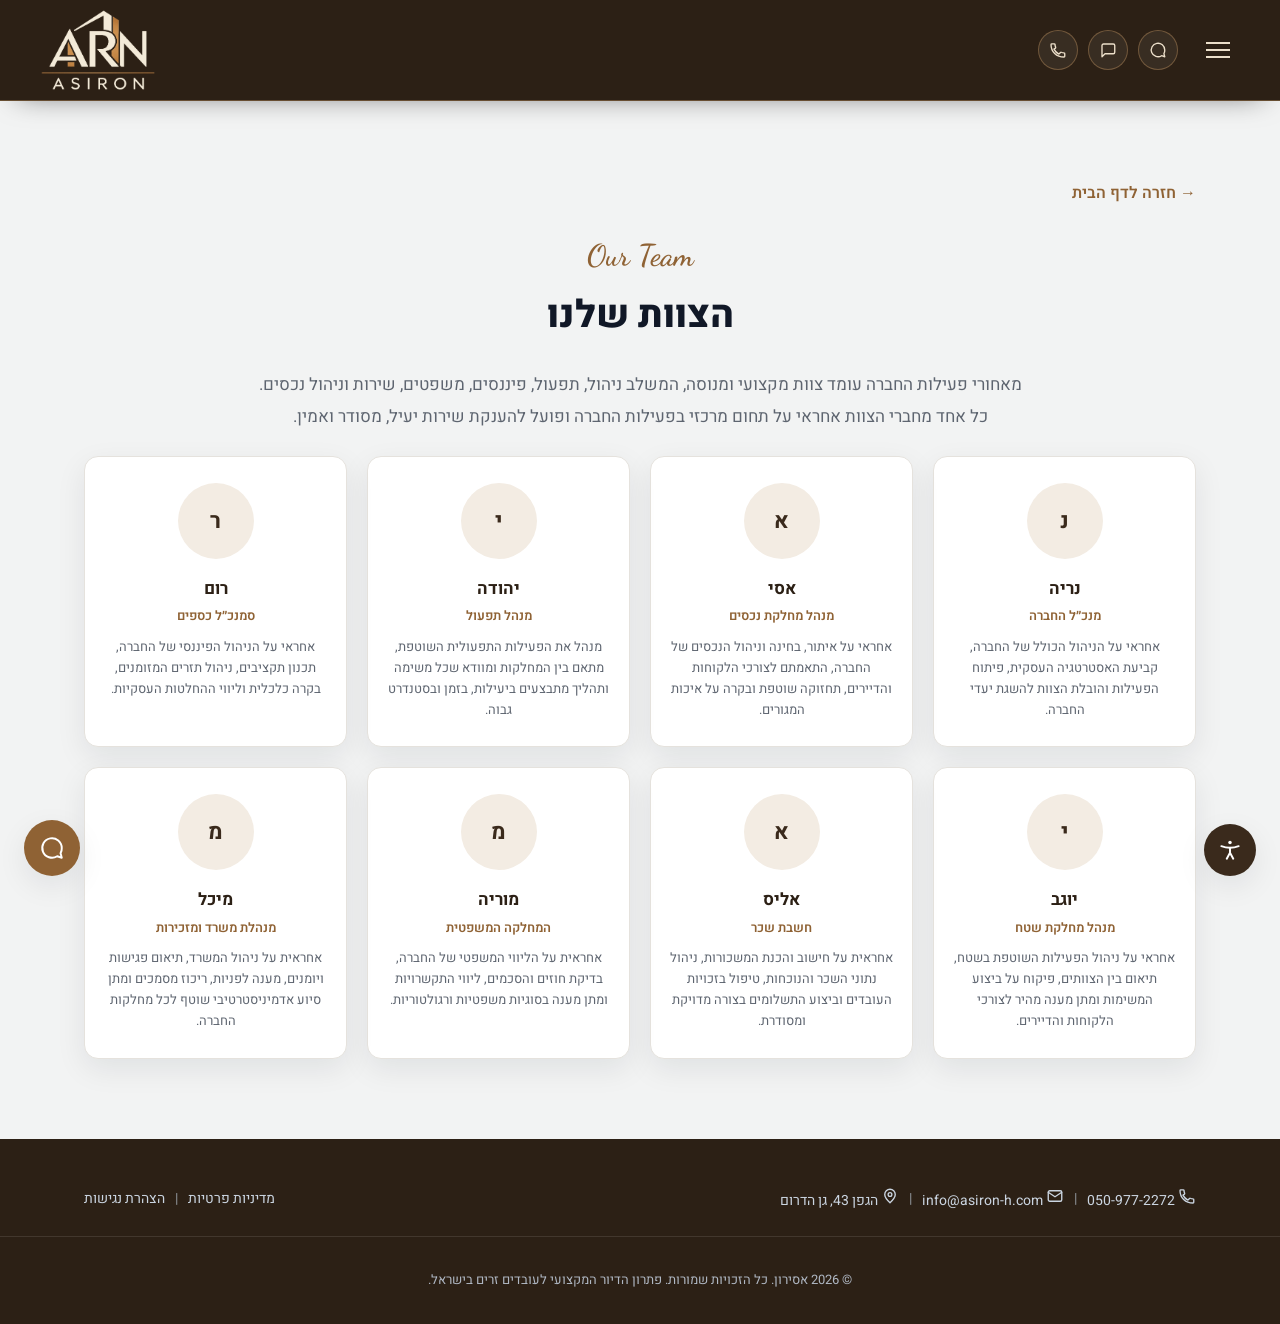
<file: team.html>
﻿<!DOCTYPE html>
<html lang="he" dir="rtl">
<head>
<meta charset="UTF-8">
<meta name="viewport" content="width=device-width, initial-scale=1.0">
<meta http-equiv="Cache-Control" content="no-cache, no-store, must-revalidate">
<meta http-equiv="Pragma" content="no-cache">
<meta http-equiv="Expires" content="0">
<title>הצוות שלנו | אסירון</title>
<meta name="description" content="הכירו את הצוות של אסירון — האנשים שמאחורי ניהול הדיור המקצועי לעובדים זרים בישראל.">
<link rel="icon" href="favicon.ico">
<link rel="icon" type="image/png" sizes="48x48" href="favicon-48x48.png">
<link rel="icon" type="image/png" sizes="96x96" href="favicon-96x96.png">
<link rel="icon" type="image/png" sizes="192x192" href="favicon-192x192.png">
<link rel="apple-touch-icon" href="apple-touch-icon.png">
<link rel="preconnect" href="https://fonts.googleapis.com">
<link rel="preconnect" href="https://fonts.gstatic.com" crossorigin>
<link href="https://fonts.googleapis.com/css2?family=Dancing+Script:wght@500;600&family=Heebo:wght@400;500;600;700;800&display=swap" rel="stylesheet">
<link rel="stylesheet" href="styles.css?v=70">
</head>
<body>
<a href="#main" class="skip-link">דלג לתוכן המרכזי</a>
<div id="top"></div>

<!-- Header -->
<header class="site-header">
  <div class="container header-inner">
    <div class="header-actions">
      <button class="nav-toggle" id="nav-toggle" aria-label="פתיחת תפריט">
        <span></span><span></span><span></span>
      </button>
      <div class="header-contact-icons">
        <a href="https://wa.me/972509772272" target="_blank" rel="noopener" aria-label="WhatsApp"><svg viewBox="0 0 24 24" fill="none" stroke="currentColor" stroke-width="1.8" stroke-linecap="round" stroke-linejoin="round"><path d="M21 12a9 9 0 10-4.2 7.6L21 21l-1.1-4.1A9 9 0 0021 12z"/></svg></a>
        <a href="index.html#contact" aria-label="השארת פרטים"><svg viewBox="0 0 24 24" fill="none" stroke="currentColor" stroke-width="1.8" stroke-linecap="round" stroke-linejoin="round"><path d="M21 15a2 2 0 01-2 2H8l-4 4V6a2 2 0 012-2h13a2 2 0 012 2v9z"/></svg></a>
        <a href="tel:0509772272" aria-label="התקשרות"><svg viewBox="0 0 24 24" fill="none" stroke="currentColor" stroke-width="1.8" stroke-linecap="round" stroke-linejoin="round"><path d="M6.6 10.8c1.4 2.8 3.8 5.2 6.6 6.6l2.2-2.2c.3-.3.7-.4 1-.2 1.1.5 2.3.8 3.6.9.6 0 1 .5 1 1v3.4c0 .6-.5 1-1 1C9.9 21.3 2.7 14.1 2.7 4.9c0-.6.4-1 1-1H7c.6 0 1 .4 1 1 .1 1.3.4 2.5.9 3.6.2.3.1.7-.2 1L6.6 10.8z"/></svg></a>
      </div>
    </div>
    <a href="index.html" class="logo">
      <img src="assets/logo-light.png?v=1" alt="אסירון">
    </a>
  </div>
</header>

<!-- Side navigation drawer -->
<nav class="main-nav" id="main-nav">
  <div class="nav-top">
    <button class="nav-close" id="nav-close" aria-label="סגירת תפריט">✕</button>
    <a href="index.html" class="nav-logo">
      <img src="assets/logo-light.png?v=1" alt="אסירון">
    </a>
  </div>
  <div class="nav-links">
    <a href="index.html#top">דף הבית</a>
    <a href="index.html#vision">החזון שלנו</a>
    <a href="why-asiron.html">למה אסירון?</a>
    <a href="index.html#services">שירותים</a>
    <a href="apartments.html">הדירות שלנו</a>
    <a href="index.html#clients">הלקוחות שלנו</a>
    <a href="team.html">הצוות</a>
    <a href="index.html#faq">שאלות ותשובות</a>
  </div>
  <div class="nav-bottom">
    <a href="tel:0509772272">050-977-2272</a>
    <a href="mailto:info@asiron-h.com">info@asiron-h.com</a>
  </div>
</nav>
<div class="nav-overlay" id="nav-overlay"></div>

<!-- Team -->
<main id="main" tabindex="-1">
<section class="section team" id="team">
  <div class="container">
    <a href="index.html" class="legal-back">&#8594; חזרה לדף הבית</a>
    <span class="section-eyebrow">Our Team</span>
    <h1 class="section-title">הצוות שלנו</h1>
    <p class="team-intro">מאחורי פעילות החברה עומד צוות מקצועי ומנוסה, המשלב ניהול, תפעול, פיננסים, משפטים, שירות וניהול נכסים. כל אחד מחברי הצוות אחראי על תחום מרכזי בפעילות החברה ופועל להענקת שירות יעיל, מסודר ואמין.</p>
    <h2 class="sr-only">חברי הצוות</h2>
    <div class="team-grid">
      <div class="team-card">
        <div class="team-avatar">נ</div>
        <h3>נריה</h3>
        <span class="team-role">מנכ״ל החברה</span>
        <p>אחראי על הניהול הכולל של החברה, קביעת האסטרטגיה העסקית, פיתוח הפעילות והובלת הצוות להשגת יעדי החברה.</p>
      </div>
      <div class="team-card">
        <div class="team-avatar">א</div>
        <h3>אסי</h3>
        <span class="team-role">מנהל מחלקת נכסים</span>
        <p>אחראי על איתור, בחינה וניהול הנכסים של החברה, התאמתם לצורכי הלקוחות והדיירים, תחזוקה שוטפת ובקרה על איכות המגורים.</p>
      </div>
      <div class="team-card">
        <div class="team-avatar">י</div>
        <h3>יהודה</h3>
        <span class="team-role">מנהל תפעול</span>
        <p>מנהל את הפעילות התפעולית השוטפת, מתאם בין המחלקות ומוודא שכל משימה ותהליך מתבצעים ביעילות, בזמן ובסטנדרט גבוה.</p>
      </div>
      <div class="team-card">
        <div class="team-avatar">ר</div>
        <h3>רום</h3>
        <span class="team-role">סמנכ״ל כספים</span>
        <p>אחראי על הניהול הפיננסי של החברה, תכנון תקציבים, ניהול תזרים המזומנים, בקרה כלכלית וליווי ההחלטות העסקיות.</p>
      </div>
      <div class="team-card">
        <div class="team-avatar">י</div>
        <h3>יוגב</h3>
        <span class="team-role">מנהל מחלקת שטח</span>
        <p>אחראי על ניהול הפעילות השוטפת בשטח, תיאום בין הצוותים, פיקוח על ביצוע המשימות ומתן מענה מהיר לצורכי הלקוחות והדיירים.</p>
      </div>
      <div class="team-card">
        <div class="team-avatar">א</div>
        <h3>אליס</h3>
        <span class="team-role">חשבת שכר</span>
        <p>אחראית על חישוב והכנת המשכורות, ניהול נתוני השכר והנוכחות, טיפול בזכויות העובדים וביצוע התשלומים בצורה מדויקת ומסודרת.</p>
      </div>
      <div class="team-card">
        <div class="team-avatar">מ</div>
        <h3>מוריה</h3>
        <span class="team-role">המחלקה המשפטית</span>
        <p>אחראית על הליווי המשפטי של החברה, בדיקת חוזים והסכמים, ליווי התקשרויות ומתן מענה בסוגיות משפטיות ורגולטוריות.</p>
      </div>
      <div class="team-card">
        <div class="team-avatar">מ</div>
        <h3>מיכל</h3>
        <span class="team-role">מנהלת משרד ומזכירות</span>
        <p>אחראית על ניהול המשרד, תיאום פגישות ויומנים, מענה לפניות, ריכוז מסמכים ומתן סיוע אדמיניסטרטיבי שוטף לכל מחלקות החברה.</p>
      </div>
    </div>
  </div>
</section>

</main>

<!-- Footer -->
<footer class="site-footer">
  <div class="footer-top">
    <div class="container footer-top-inner">
      <div class="footer-info">
        <a href="tel:0509772272"><svg class="icon-inline" viewBox="0 0 24 24" fill="none" stroke="currentColor" stroke-width="1.8" stroke-linecap="round" stroke-linejoin="round"><path d="M6.6 10.8c1.4 2.8 3.8 5.2 6.6 6.6l2.2-2.2c.3-.3.7-.4 1-.2 1.1.5 2.3.8 3.6.9.6 0 1 .5 1 1v3.4c0 .6-.5 1-1 1C9.9 21.3 2.7 14.1 2.7 4.9c0-.6.4-1 1-1H7c.6 0 1 .4 1 1 .1 1.3.4 2.5.9 3.6.2.3.1.7-.2 1L6.6 10.8z"/></svg> 050-977-2272</a>
        <span class="footer-divider">|</span>
        <a href="mailto:info@asiron-h.com"><svg class="icon-inline" viewBox="0 0 24 24" fill="none" stroke="currentColor" stroke-width="1.8" stroke-linecap="round" stroke-linejoin="round"><rect x="3" y="5" width="18" height="14" rx="2"/><path d="M3 7l9 6 9-6"/></svg> info@asiron-h.com</a>
        <span class="footer-divider">|</span>
        <span><svg class="icon-inline" viewBox="0 0 24 24" fill="none" stroke="currentColor" stroke-width="1.8" stroke-linecap="round" stroke-linejoin="round"><path d="M12 21s7-6.5 7-11a7 7 0 10-14 0c0 4.5 7 11 7 11z"/><circle cx="12" cy="10" r="2.5"/></svg> הגפן 43, גן הדרום</span>
      </div>
      <div class="footer-quick-links">
        <a href="privacy.html">מדיניות פרטיות</a>
        <span class="footer-divider">|</span>
        <a href="accessibility.html">הצהרת נגישות</a>
      </div>
    </div>
  </div>
  <div class="footer-bottom">
    <p>© <span id="year"></span> אסירון. כל הזכויות שמורות. פתרון הדיור המקצועי לעובדים זרים בישראל.</p>
  </div>
</footer>
<aside class="floating-ui" aria-label="פנייה מהירה והגדרות נגישות">

<a href="https://wa.me/972509772272" target="_blank" rel="noopener" class="whatsapp-float" aria-label="שיחה ב-WhatsApp">
  <svg viewBox="0 0 24 24" fill="none" stroke="#fff" stroke-width="1.8" stroke-linecap="round" stroke-linejoin="round" width="26" height="26"><path d="M21 12a9 9 0 10-4.2 7.6L21 21l-1.1-4.1A9 9 0 0021 12z"/></svg>
</a>

<button class="a11y-float" id="a11y-toggle" aria-label="אפשרויות נגישות">
  <svg viewBox="0 0 24 24" fill="none" stroke="#fff" stroke-width="1.8" stroke-linecap="round" stroke-linejoin="round"><circle cx="12" cy="5" r="1.6" fill="#fff" stroke="none"/><path d="M4 8.5c2.6 1 5.3 1.5 8 1.5s5.4-.5 8-1.5"/><path d="M12 10v4.5L9 20M12 14.5l3 5.5"/></svg>
</button>
<div class="a11y-panel" id="a11y-panel">
  <div class="a11y-panel-header">
    <span>תפריט נגישות</span>
    <button id="a11y-close" class="a11y-close" aria-label="סגירת תפריט נגישות">✕</button>
  </div>
  <div class="a11y-grid">
    <button class="a11y-tile" data-a11y="dark" aria-pressed="false">
      <svg viewBox="0 0 24 24" fill="none" stroke="currentColor" stroke-width="1.8" stroke-linecap="round" stroke-linejoin="round"><path d="M21 12.8A9 9 0 1111.2 3a7 7 0 009.8 9.8z"/></svg>
      <span>מצב לילה</span>
    </button>
    <button class="a11y-tile" data-a11y="contrast" aria-pressed="false">
      <svg viewBox="0 0 24 24" fill="none" stroke="currentColor" stroke-width="1.8"><circle cx="12" cy="12" r="9"/><path d="M12 3a9 9 0 000 18z" fill="currentColor" stroke="none"/></svg>
      <span>ניגודיות גבוהה</span>
    </button>
    <button class="a11y-tile" data-a11y="bigtext" aria-pressed="false">
      <svg viewBox="0 0 24 24" fill="none" stroke="currentColor" stroke-width="1.8" stroke-linecap="round" stroke-linejoin="round"><path d="M4 18l4-12 4 12M5.5 14h5M14 18l3-9 3 9"/></svg>
      <span>טקסט גדול</span>
    </button>
    <button class="a11y-tile" data-a11y="links" aria-pressed="false">
      <svg viewBox="0 0 24 24" fill="none" stroke="currentColor" stroke-width="1.8" stroke-linecap="round" stroke-linejoin="round"><path d="M9 15l6-6M10 6l1-1a4 4 0 015.7 5.7l-1 1M14 18l-1 1a4 4 0 01-5.7-5.7l1-1"/></svg>
      <span>הדגשת קישורים</span>
    </button>
    <button class="a11y-tile" data-a11y="spacing" aria-pressed="false">
      <svg viewBox="0 0 24 24" fill="none" stroke="currentColor" stroke-width="1.8" stroke-linecap="round" stroke-linejoin="round"><path d="M3 12h18M7 8l-4 4 4 4M17 8l4 4-4 4"/></svg>
      <span>ריווח טקסט</span>
    </button>
    <button class="a11y-tile" data-a11y="images" aria-pressed="false">
      <svg viewBox="0 0 24 24" fill="none" stroke="currentColor" stroke-width="1.8" stroke-linecap="round" stroke-linejoin="round"><rect x="3" y="4" width="18" height="16" rx="2"/><path d="M3 16l5-5 4 4 4-5 5 6M3 4l18 16"/></svg>
      <span>הסתרת תמונות</span>
    </button>
    <button class="a11y-tile" data-a11y="motion" aria-pressed="false">
      <svg viewBox="0 0 24 24" fill="none" stroke="currentColor" stroke-width="1.8" stroke-linecap="round" stroke-linejoin="round"><circle cx="12" cy="12" r="9"/><path d="M15 9l-6 6M9 9l6 6"/></svg>
      <span>עצירת אנימציות</span>
    </button>
    <button class="a11y-tile" data-a11y="readable" aria-pressed="false">
      <svg viewBox="0 0 24 24" fill="none" stroke="currentColor" stroke-width="1.8" stroke-linecap="round" stroke-linejoin="round"><path d="M4 19V6a2 2 0 012-2h8l6 6v9a2 2 0 01-2 2H6a2 2 0 01-2-2z"/><path d="M8 12h8M8 16h5"/></svg>
      <span>פונט קריא</span>
    </button>
    <button class="a11y-tile" data-a11y="lineheight" aria-pressed="false">
      <svg viewBox="0 0 24 24" fill="none" stroke="currentColor" stroke-width="1.8" stroke-linecap="round" stroke-linejoin="round"><path d="M4 6h16M4 12h16M4 18h16"/></svg>
      <span>גובה שורה</span>
    </button>
    <button class="a11y-tile" data-a11y="cursor" aria-pressed="false">
      <svg viewBox="0 0 24 24" fill="none" stroke="currentColor" stroke-width="1.8" stroke-linecap="round" stroke-linejoin="round"><path d="M6 3l14 8-6 1.5L12 20 6 3z"/></svg>
      <span>סמן גדול</span>
    </button>
    <button class="a11y-tile" data-a11y="align" aria-pressed="false">
      <svg viewBox="0 0 24 24" fill="none" stroke="currentColor" stroke-width="1.8" stroke-linecap="round" stroke-linejoin="round"><path d="M4 6h16M4 12h10M4 18h16"/></svg>
      <span>יישור טקסט</span>
    </button>
  </div>
  <button id="a11y-reset" class="a11y-reset-all">איפוס כל ההגדרות</button>
</div>

</aside>
<script src="script.js?v=12"></script>
</body>
</html>
</file>
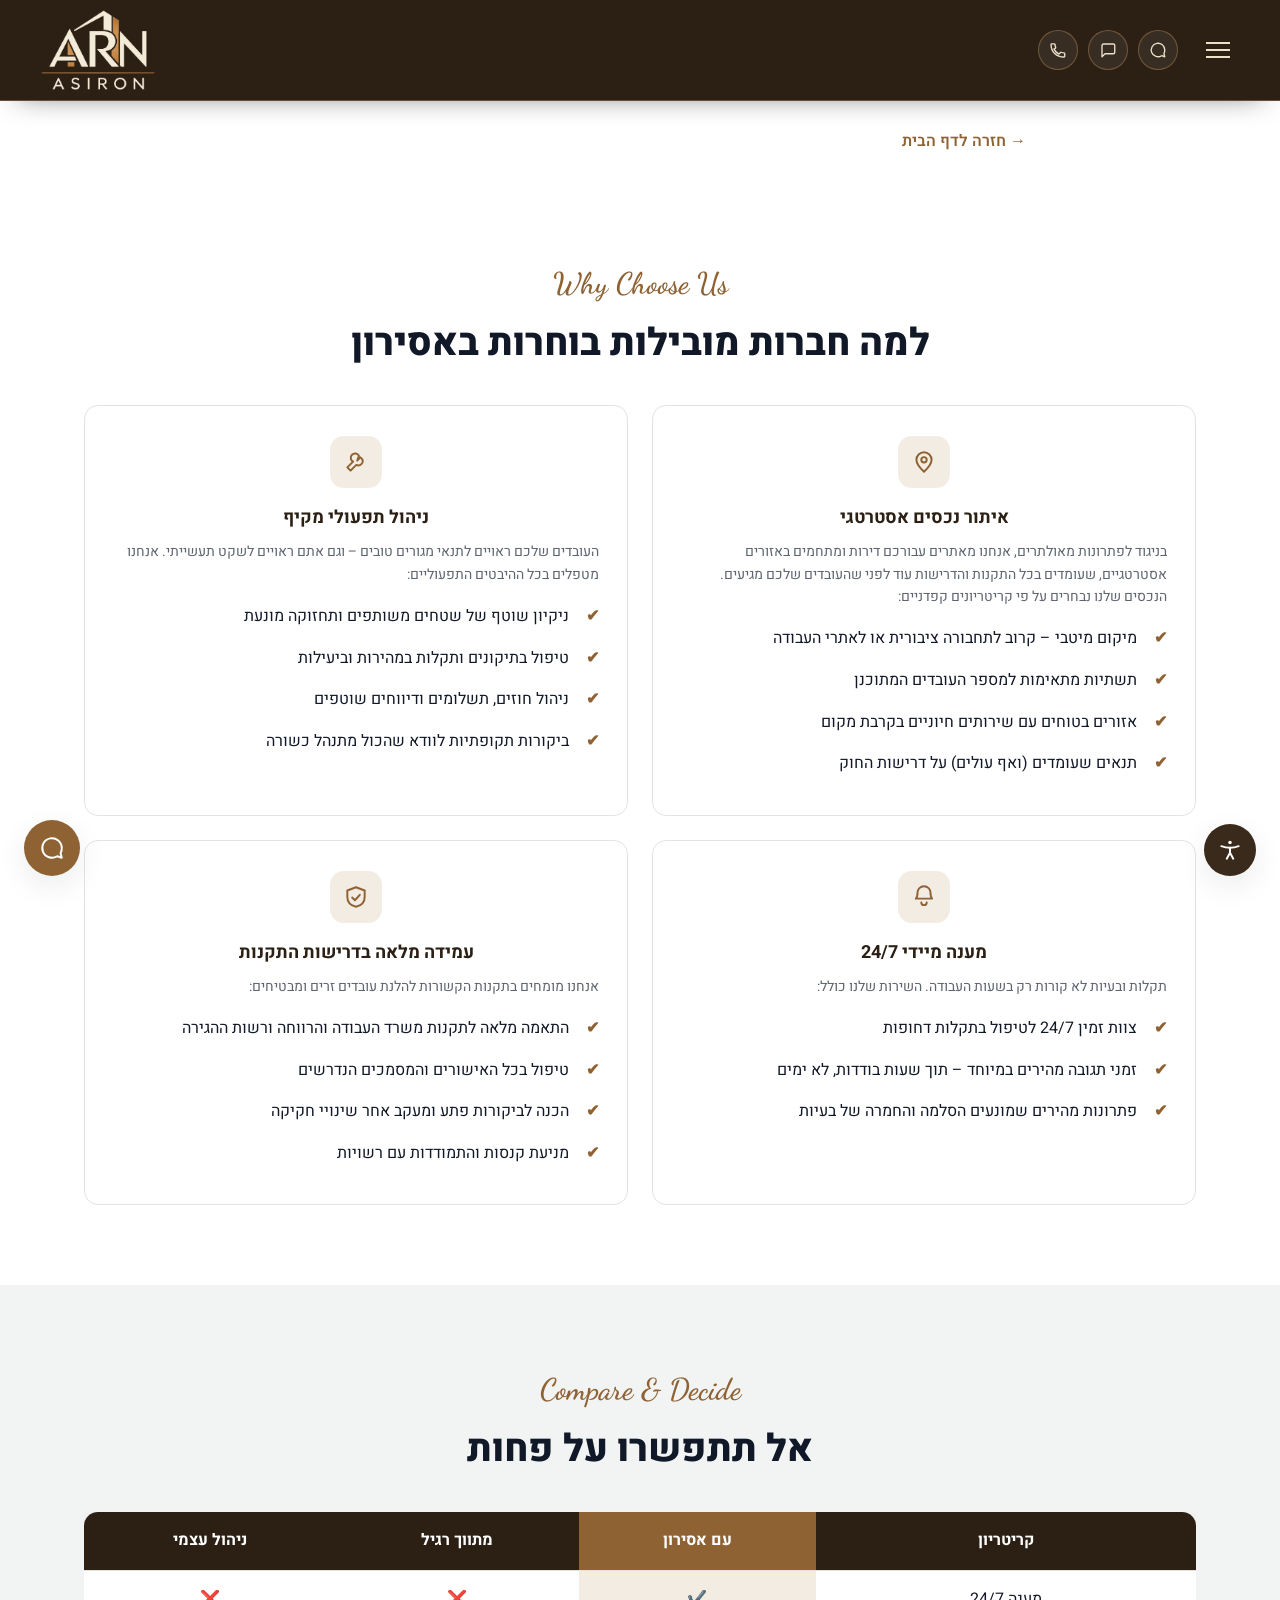
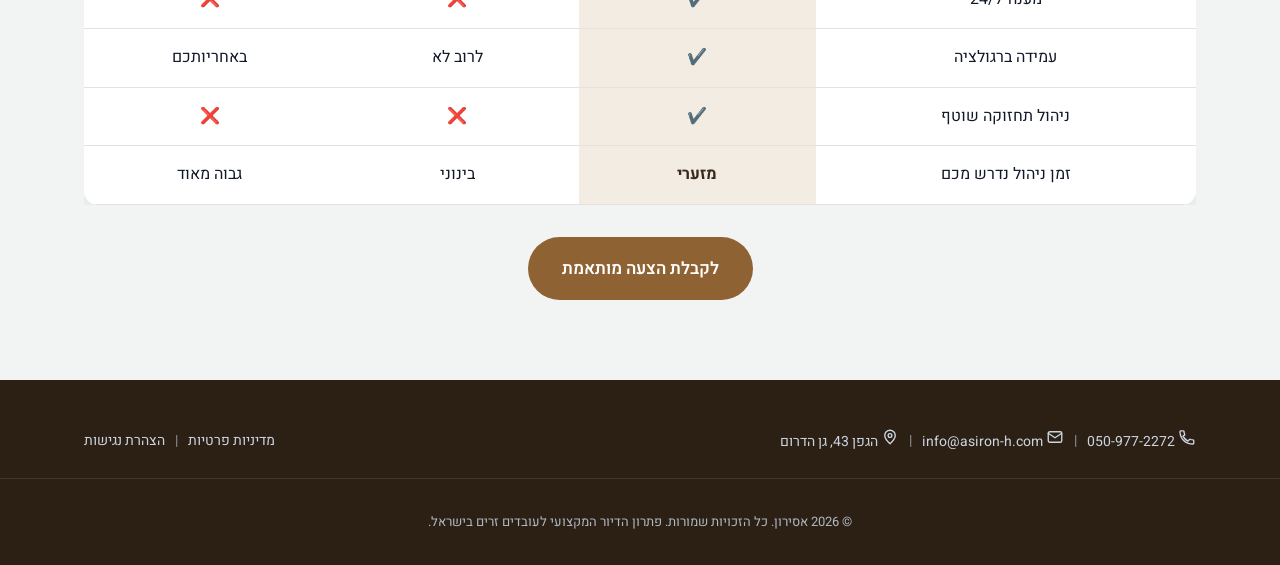
<file: why-asiron.html>
﻿<!DOCTYPE html>
<html lang="he" dir="rtl">
<head>
<meta charset="UTF-8">
<meta name="viewport" content="width=device-width, initial-scale=1.0">
<meta http-equiv="Cache-Control" content="no-cache, no-store, must-revalidate">
<meta http-equiv="Pragma" content="no-cache">
<meta http-equiv="Expires" content="0">
<title>למה אסירון? | אסירון</title>
<meta name="description" content="למה חברות מובילות בוחרות באסירון — איתור נכסים אסטרטגי, ניהול תפעולי מקיף, מענה 24/7 ועמידה מלאה ברגולציה, בהשוואה לחלופות.">
<link rel="icon" href="favicon.ico">
<link rel="icon" type="image/png" sizes="48x48" href="favicon-48x48.png">
<link rel="icon" type="image/png" sizes="96x96" href="favicon-96x96.png">
<link rel="icon" type="image/png" sizes="192x192" href="favicon-192x192.png">
<link rel="apple-touch-icon" href="apple-touch-icon.png">
<link rel="preconnect" href="https://fonts.googleapis.com">
<link rel="preconnect" href="https://fonts.gstatic.com" crossorigin>
<link href="https://fonts.googleapis.com/css2?family=Dancing+Script:wght@500;600&family=Heebo:wght@400;500;600;700;800&display=swap" rel="stylesheet">
<link rel="stylesheet" href="styles.css?v=70">
</head>
<body>
<a href="#main" class="skip-link">דלג לתוכן המרכזי</a>
<div id="top"></div>

<!-- Header -->
<header class="site-header">
  <div class="container header-inner">
    <div class="header-actions">
      <button class="nav-toggle" id="nav-toggle" aria-label="פתיחת תפריט">
        <span></span><span></span><span></span>
      </button>
      <div class="header-contact-icons">
        <a href="https://wa.me/972509772272" target="_blank" rel="noopener" aria-label="WhatsApp"><svg viewBox="0 0 24 24" fill="none" stroke="currentColor" stroke-width="1.8" stroke-linecap="round" stroke-linejoin="round"><path d="M21 12a9 9 0 10-4.2 7.6L21 21l-1.1-4.1A9 9 0 0021 12z"/></svg></a>
        <a href="index.html#contact" aria-label="השארת פרטים"><svg viewBox="0 0 24 24" fill="none" stroke="currentColor" stroke-width="1.8" stroke-linecap="round" stroke-linejoin="round"><path d="M21 15a2 2 0 01-2 2H8l-4 4V6a2 2 0 012-2h13a2 2 0 012 2v9z"/></svg></a>
        <a href="tel:0509772272" aria-label="התקשרות"><svg viewBox="0 0 24 24" fill="none" stroke="currentColor" stroke-width="1.8" stroke-linecap="round" stroke-linejoin="round"><path d="M6.6 10.8c1.4 2.8 3.8 5.2 6.6 6.6l2.2-2.2c.3-.3.7-.4 1-.2 1.1.5 2.3.8 3.6.9.6 0 1 .5 1 1v3.4c0 .6-.5 1-1 1C9.9 21.3 2.7 14.1 2.7 4.9c0-.6.4-1 1-1H7c.6 0 1 .4 1 1 .1 1.3.4 2.5.9 3.6.2.3.1.7-.2 1L6.6 10.8z"/></svg></a>
      </div>
    </div>
    <a href="index.html" class="logo">
      <img src="assets/logo-light.png?v=1" alt="אסירון">
    </a>
  </div>
</header>

<!-- Side navigation drawer -->
<nav class="main-nav" id="main-nav">
  <div class="nav-top">
    <button class="nav-close" id="nav-close" aria-label="סגירת תפריט">✕</button>
    <a href="index.html" class="nav-logo">
      <img src="assets/logo-light.png?v=1" alt="אסירון">
    </a>
  </div>
  <div class="nav-links">
    <a href="index.html#top">דף הבית</a>
    <a href="index.html#vision">החזון שלנו</a>
    <a href="why-asiron.html">למה אסירון?</a>
    <a href="index.html#services">שירותים</a>
    <a href="apartments.html">הדירות שלנו</a>
    <a href="index.html#clients">הלקוחות שלנו</a>
    <a href="team.html">הצוות</a>
    <a href="index.html#faq">שאלות ותשובות</a>
  </div>
  <div class="nav-bottom">
    <a href="tel:0509772272">050-977-2272</a>
    <a href="mailto:info@asiron-h.com">info@asiron-h.com</a>
  </div>
</nav>
<div class="nav-overlay" id="nav-overlay"></div>

<main id="main" tabindex="-1">
<h1 class="sr-only">למה אסירון?</h1>
<!-- Back to home -->
<section class="section why-intro">
  <div class="container legal-content">
    <a href="index.html" class="legal-back">&#8594; חזרה לדף הבית</a>
  </div>
</section>

<!-- Why us / core features -->
<section class="section features">
  <div class="container">
    <span class="section-eyebrow">Why Choose Us</span>
    <h2 class="section-title">למה חברות מובילות בוחרות באסירון</h2>
    <div class="features-grid">
      <div class="feature-card">
        <span class="feature-icon">
          <svg viewBox="0 0 24 24" fill="none" stroke="currentColor" stroke-width="1.8" stroke-linecap="round" stroke-linejoin="round"><path d="M12 21s7-6.5 7-11a7 7 0 10-14 0c0 4.5 7 11 7 11z"/><circle cx="12" cy="10" r="2.5"/></svg>
        </span>
        <h3>איתור נכסים אסטרטגי</h3>
        <p>בניגוד לפתרונות מאולתרים, אנחנו מאתרים עבורכם דירות ומתחמים באזורים אסטרטגיים, שעומדים בכל התקנות והדרישות עוד לפני שהעובדים שלכם מגיעים. הנכסים שלנו נבחרים על פי קריטריונים קפדניים:</p>
        <ul class="check-list">
          <li>מיקום <span class="nowrap">מיטבי – קרוב</span> לתחבורה ציבורית או לאתרי העבודה</li>
          <li>תשתיות מתאימות למספר העובדים המתוכנן</li>
          <li>אזורים בטוחים עם שירותים חיוניים בקרבת מקום</li>
          <li>תנאים שעומדים (ואף עולים) על דרישות החוק</li>
        </ul>
      </div>
      <div class="feature-card">
        <span class="feature-icon">
          <svg viewBox="0 0 24 24" fill="none" stroke="currentColor" stroke-width="1.8" stroke-linecap="round" stroke-linejoin="round"><path d="M14.7 6.3a4 4 0 10-5.4 5.4L4 17l3 3 5.3-5.3a4 4 0 005.4-5.4l-1.6-1.6-3 3z"/></svg>
        </span>
        <h3>ניהול תפעולי מקיף</h3>
        <p>העובדים שלכם ראויים לתנאי מגורים <span class="nowrap">טובים – וגם</span> אתם ראויים לשקט תעשייתי. אנחנו מטפלים בכל ההיבטים התפעוליים:</p>
        <ul class="check-list">
          <li>ניקיון שוטף של שטחים משותפים ותחזוקה מונעת</li>
          <li>טיפול בתיקונים ותקלות במהירות וביעילות</li>
          <li>ניהול חוזים, תשלומים ודיווחים שוטפים</li>
          <li>ביקורות תקופתיות לוודא שהכול מתנהל כשורה</li>
        </ul>
      </div>
      <div class="feature-card">
        <span class="feature-icon">
          <svg viewBox="0 0 24 24" fill="none" stroke="currentColor" stroke-width="1.8" stroke-linecap="round" stroke-linejoin="round"><path d="M6 8a6 6 0 1112 0c0 4 1.5 5.5 1.5 5.5H4.5S6 12 6 8z"/><path d="M9.5 17a2.5 2.5 0 005 0"/></svg>
        </span>
        <h3>מענה מיידי 24/7</h3>
        <p>תקלות ובעיות לא קורות רק בשעות העבודה. השירות שלנו כולל:</p>
        <ul class="check-list">
          <li>צוות זמין 24/7 לטיפול בתקלות דחופות</li>
          <li>זמני תגובה מהירים <span class="nowrap">במיוחד – תוך</span> שעות בודדות, לא ימים</li>
          <li>פתרונות מהירים שמונעים הסלמה והחמרה של בעיות</li>
        </ul>
      </div>
      <div class="feature-card">
        <span class="feature-icon">
          <svg viewBox="0 0 24 24" fill="none" stroke="currentColor" stroke-width="1.8" stroke-linecap="round" stroke-linejoin="round"><path d="M12 3l8 3v6c0 5-3.5 8-8 9-4.5-1-8-4-8-9V6l8-3z"/><path d="M8.5 12.5l2.5 2.5 4.5-5"/></svg>
        </span>
        <h3>עמידה מלאה בדרישות התקנות</h3>
        <p>אנחנו מומחים בתקנות הקשורות להלנת עובדים זרים ומבטיחים:</p>
        <ul class="check-list">
          <li>התאמה מלאה לתקנות משרד העבודה והרווחה ורשות ההגירה</li>
          <li>טיפול בכל האישורים והמסמכים הנדרשים</li>
          <li>הכנה לביקורות פתע ומעקב אחר שינויי חקיקה</li>
          <li>מניעת קנסות והתמודדות עם רשויות</li>
        </ul>
      </div>
    </div>
  </div>
</section>

<!-- Comparison -->
<section class="section comparison">
  <div class="container">
    <span class="section-eyebrow">Compare &amp; Decide</span>
    <h2 class="section-title">אל תתפשרו על פחות</h2>
    <div class="table-wrap" tabindex="0" role="region" aria-label="טבלת השוואה: אסירון מול מתווך רגיל וניהול עצמאי">
      <table class="comparison-table">
        <thead>
          <tr>
            <th>קריטריון</th>
            <th class="highlight">עם אסירון</th>
            <th>מתווך רגיל</th>
            <th>ניהול עצמי</th>
          </tr>
        </thead>
        <tbody>
          <tr>
            <td>מענה 24/7</td>
            <td class="highlight">✔️</td>
            <td>❌</td>
            <td>❌</td>
          </tr>
          <tr>
            <td>עמידה ברגולציה</td>
            <td class="highlight">✔️</td>
            <td>לרוב לא</td>
            <td>באחריותכם</td>
          </tr>
          <tr>
            <td>ניהול תחזוקה שוטף</td>
            <td class="highlight">✔️</td>
            <td>❌</td>
            <td>❌</td>
          </tr>
          <tr>
            <td>זמן ניהול נדרש מכם</td>
            <td class="highlight">מזערי</td>
            <td>בינוני</td>
            <td>גבוה מאוד</td>
          </tr>
        </tbody>
      </table>
    </div>
    <div class="why-cta">
      <a href="index.html#contact" class="btn btn-primary btn-lg">לקבלת הצעה מותאמת</a>
    </div>
  </div>
</section>

</main>

<!-- Footer -->
<footer class="site-footer">
  <div class="footer-top">
    <div class="container footer-top-inner">
      <div class="footer-info">
        <a href="tel:0509772272"><svg class="icon-inline" viewBox="0 0 24 24" fill="none" stroke="currentColor" stroke-width="1.8" stroke-linecap="round" stroke-linejoin="round"><path d="M6.6 10.8c1.4 2.8 3.8 5.2 6.6 6.6l2.2-2.2c.3-.3.7-.4 1-.2 1.1.5 2.3.8 3.6.9.6 0 1 .5 1 1v3.4c0 .6-.5 1-1 1C9.9 21.3 2.7 14.1 2.7 4.9c0-.6.4-1 1-1H7c.6 0 1 .4 1 1 .1 1.3.4 2.5.9 3.6.2.3.1.7-.2 1L6.6 10.8z"/></svg> 050-977-2272</a>
        <span class="footer-divider">|</span>
        <a href="mailto:info@asiron-h.com"><svg class="icon-inline" viewBox="0 0 24 24" fill="none" stroke="currentColor" stroke-width="1.8" stroke-linecap="round" stroke-linejoin="round"><rect x="3" y="5" width="18" height="14" rx="2"/><path d="M3 7l9 6 9-6"/></svg> info@asiron-h.com</a>
        <span class="footer-divider">|</span>
        <span><svg class="icon-inline" viewBox="0 0 24 24" fill="none" stroke="currentColor" stroke-width="1.8" stroke-linecap="round" stroke-linejoin="round"><path d="M12 21s7-6.5 7-11a7 7 0 10-14 0c0 4.5 7 11 7 11z"/><circle cx="12" cy="10" r="2.5"/></svg> הגפן 43, גן הדרום</span>
      </div>
      <div class="footer-quick-links">
        <a href="privacy.html">מדיניות פרטיות</a>
        <span class="footer-divider">|</span>
        <a href="accessibility.html">הצהרת נגישות</a>
      </div>
    </div>
  </div>
  <div class="footer-bottom">
    <p>© <span id="year"></span> אסירון. כל הזכויות שמורות. פתרון הדיור המקצועי לעובדים זרים בישראל.</p>
  </div>
</footer>
<aside class="floating-ui" aria-label="פנייה מהירה והגדרות נגישות">

<a href="https://wa.me/972509772272" target="_blank" rel="noopener" class="whatsapp-float" aria-label="שיחה ב-WhatsApp">
  <svg viewBox="0 0 24 24" fill="none" stroke="#fff" stroke-width="1.8" stroke-linecap="round" stroke-linejoin="round" width="26" height="26"><path d="M21 12a9 9 0 10-4.2 7.6L21 21l-1.1-4.1A9 9 0 0021 12z"/></svg>
</a>

<button class="a11y-float" id="a11y-toggle" aria-label="אפשרויות נגישות">
  <svg viewBox="0 0 24 24" fill="none" stroke="#fff" stroke-width="1.8" stroke-linecap="round" stroke-linejoin="round"><circle cx="12" cy="5" r="1.6" fill="#fff" stroke="none"/><path d="M4 8.5c2.6 1 5.3 1.5 8 1.5s5.4-.5 8-1.5"/><path d="M12 10v4.5L9 20M12 14.5l3 5.5"/></svg>
</button>
<div class="a11y-panel" id="a11y-panel">
  <div class="a11y-panel-header">
    <span>תפריט נגישות</span>
    <button id="a11y-close" class="a11y-close" aria-label="סגירת תפריט נגישות">✕</button>
  </div>
  <div class="a11y-grid">
    <button class="a11y-tile" data-a11y="dark" aria-pressed="false">
      <svg viewBox="0 0 24 24" fill="none" stroke="currentColor" stroke-width="1.8" stroke-linecap="round" stroke-linejoin="round"><path d="M21 12.8A9 9 0 1111.2 3a7 7 0 009.8 9.8z"/></svg>
      <span>מצב לילה</span>
    </button>
    <button class="a11y-tile" data-a11y="contrast" aria-pressed="false">
      <svg viewBox="0 0 24 24" fill="none" stroke="currentColor" stroke-width="1.8"><circle cx="12" cy="12" r="9"/><path d="M12 3a9 9 0 000 18z" fill="currentColor" stroke="none"/></svg>
      <span>ניגודיות גבוהה</span>
    </button>
    <button class="a11y-tile" data-a11y="bigtext" aria-pressed="false">
      <svg viewBox="0 0 24 24" fill="none" stroke="currentColor" stroke-width="1.8" stroke-linecap="round" stroke-linejoin="round"><path d="M4 18l4-12 4 12M5.5 14h5M14 18l3-9 3 9"/></svg>
      <span>טקסט גדול</span>
    </button>
    <button class="a11y-tile" data-a11y="links" aria-pressed="false">
      <svg viewBox="0 0 24 24" fill="none" stroke="currentColor" stroke-width="1.8" stroke-linecap="round" stroke-linejoin="round"><path d="M9 15l6-6M10 6l1-1a4 4 0 015.7 5.7l-1 1M14 18l-1 1a4 4 0 01-5.7-5.7l1-1"/></svg>
      <span>הדגשת קישורים</span>
    </button>
    <button class="a11y-tile" data-a11y="spacing" aria-pressed="false">
      <svg viewBox="0 0 24 24" fill="none" stroke="currentColor" stroke-width="1.8" stroke-linecap="round" stroke-linejoin="round"><path d="M3 12h18M7 8l-4 4 4 4M17 8l4 4-4 4"/></svg>
      <span>ריווח טקסט</span>
    </button>
    <button class="a11y-tile" data-a11y="images" aria-pressed="false">
      <svg viewBox="0 0 24 24" fill="none" stroke="currentColor" stroke-width="1.8" stroke-linecap="round" stroke-linejoin="round"><rect x="3" y="4" width="18" height="16" rx="2"/><path d="M3 16l5-5 4 4 4-5 5 6M3 4l18 16"/></svg>
      <span>הסתרת תמונות</span>
    </button>
    <button class="a11y-tile" data-a11y="motion" aria-pressed="false">
      <svg viewBox="0 0 24 24" fill="none" stroke="currentColor" stroke-width="1.8" stroke-linecap="round" stroke-linejoin="round"><circle cx="12" cy="12" r="9"/><path d="M15 9l-6 6M9 9l6 6"/></svg>
      <span>עצירת אנימציות</span>
    </button>
    <button class="a11y-tile" data-a11y="readable" aria-pressed="false">
      <svg viewBox="0 0 24 24" fill="none" stroke="currentColor" stroke-width="1.8" stroke-linecap="round" stroke-linejoin="round"><path d="M4 19V6a2 2 0 012-2h8l6 6v9a2 2 0 01-2 2H6a2 2 0 01-2-2z"/><path d="M8 12h8M8 16h5"/></svg>
      <span>פונט קריא</span>
    </button>
    <button class="a11y-tile" data-a11y="lineheight" aria-pressed="false">
      <svg viewBox="0 0 24 24" fill="none" stroke="currentColor" stroke-width="1.8" stroke-linecap="round" stroke-linejoin="round"><path d="M4 6h16M4 12h16M4 18h16"/></svg>
      <span>גובה שורה</span>
    </button>
    <button class="a11y-tile" data-a11y="cursor" aria-pressed="false">
      <svg viewBox="0 0 24 24" fill="none" stroke="currentColor" stroke-width="1.8" stroke-linecap="round" stroke-linejoin="round"><path d="M6 3l14 8-6 1.5L12 20 6 3z"/></svg>
      <span>סמן גדול</span>
    </button>
    <button class="a11y-tile" data-a11y="align" aria-pressed="false">
      <svg viewBox="0 0 24 24" fill="none" stroke="currentColor" stroke-width="1.8" stroke-linecap="round" stroke-linejoin="round"><path d="M4 6h16M4 12h10M4 18h16"/></svg>
      <span>יישור טקסט</span>
    </button>
  </div>
  <button id="a11y-reset" class="a11y-reset-all">איפוס כל ההגדרות</button>
</div>

</aside>
<script src="script.js?v=12"></script>
</body>
</html>
</file>
<file: styles.css>
:root {
  /* Darkened from #a97a4a so brand-color text and white-on-brand buttons meet
     the WCAG 2.1 AA 4.5:1 contrast ratio required by Israeli Standard 5568. */
  --color-primary: #8f6234;
  --color-primary-dark: #3a2a1c;
  --color-primary-light: #f3ece3;
  --color-accent: #c79a63;
  --color-dark: #2c2015;
  --color-text: #111827;
  --color-muted: #5e6570;   /* darkened from #6b7280 so muted text keeps 4.5:1 (WCAG AA) even on the cream/beige section backgrounds */
  --color-bg: #ffffff;
  --color-bg-alt: #f2f3f3;
  --color-border: #e5e2dd;
  /* Alternating section shades (warm neutrals). No two adjacent sections share
     one. Flipped for night mode in the html.a11y-dark block. */
  --sec-white: #ffffff;
  --sec-cream: #faf7f2;
  --sec-beige: #f4efe8;
  --radius: 14px;
  --shadow: 0 10px 30px rgba(15, 23, 42, 0.08);
  --container: 1160px;
}

* { box-sizing: border-box; }
html { scroll-behavior: smooth; scroll-padding-top: 110px; }
body {
  margin: 0;
  font-family: 'Heebo', 'Segoe UI', Arial, sans-serif;
  color: var(--color-text);
  background: var(--color-bg);
  line-height: 1.6;
}
img { max-width: 100%; display: block; }
a { color: inherit; text-decoration: none; }
ul { margin: 0; padding: 0; list-style: none; }

/* Visible keyboard focus indicator on every interactive element (WCAG 2.4.7). */
a:focus-visible, button:focus-visible, input:focus-visible,
select:focus-visible, textarea:focus-visible, [tabindex]:focus-visible {
  outline: 3px solid var(--color-primary-dark);
  outline-offset: 2px;
  border-radius: 4px;
}

/* Skip-to-content link: hidden until focused, first stop for keyboard users. */
.skip-link {
  position: absolute;
  right: 16px;
  top: -60px;
  z-index: 2000;
  background: var(--color-primary-dark);
  color: #fff;
  padding: 10px 18px;
  border-radius: 0 0 10px 10px;
  font-weight: 700;
  transition: top 0.2s ease;
}
.skip-link:focus { top: 0; }

/* Content available only to screen readers (e.g. per-page H1 for structure). */
.sr-only {
  position: absolute;
  width: 1px;
  height: 1px;
  padding: 0;
  margin: -1px;
  overflow: hidden;
  clip: rect(0, 0, 0, 0);
  white-space: nowrap;
  border: 0;
}

.container {
  max-width: var(--container);
  margin: 0 auto;
  padding: 0 24px;
}

.section { padding: 80px 0; }
/* Alternating section shades so adjacent blocks never share a background.
   (about/pain/services/contact set their own shade near their own rules;
   vision/stats stay --color-dark.) */
.solution { background: var(--sec-cream); }
.process { background: var(--sec-beige); }
.apartments { background: var(--sec-white); }   /* דירות = לבן לבקשת הלקוחה */
.clients-strip { background: var(--sec-cream); }
.testimonials { background: var(--sec-beige); }
.faq { background: var(--sec-cream); }
.section-eyebrow {
  display: block;
  font-family: 'Dancing Script', cursive;
  font-size: clamp(22px, 2.4vw, 30px);
  font-weight: 600;
  color: var(--color-primary);
  text-align: center;
  margin-bottom: 6px;
}
/* On the dark-background sections the brand brown is too dark for the decorative
   eyebrow; use the lighter accent so it keeps 3:1+ contrast (WCAG AA). */
.vision .section-eyebrow, .stats .section-eyebrow { color: var(--color-accent); }
/* ===== Uniform heading system across sections =====
   eyebrow  → brown, English (.section-eyebrow)
   title    → black, large, bold
   subtitle → black, smaller, bold
   (--color-text is near-black in light mode and flips to light in night mode) */
.section-title {
  font-family: 'Heebo', 'Segoe UI', Arial, sans-serif;
  font-size: clamp(26px, 3.2vw, 38px);
  font-weight: 800;
  margin: 0 0 32px;
  color: var(--color-text);
  text-align: center;
}
/* Secondary heading under a section title */
.section-subtitle {
  text-align: center;
  font-size: clamp(17px, 1.9vw, 22px);
  font-weight: 700;
  color: var(--color-text);
  max-width: 760px;
  margin: -22px auto 42px;
  line-height: 1.55;
}
.solution-intro { max-width: 820px; margin: 0 auto; text-align: center; }
.solution-lead {
  color: var(--color-muted);
  font-size: clamp(16px, 1.5vw, 18px);
  line-height: 1.9;
  margin: 0;
  text-align: right;   /* first word sits at the right edge → the ✓ column lines up with it */
}
.solution-subtitle {
  text-align: right;
  font-size: clamp(17px, 1.8vw, 21px);
  font-weight: 700;
  color: var(--color-text);
  margin: -18px 0 16px;
}
.services-note {
  text-align: center;
  max-width: 880px;
  margin: 34px auto 0;
  color: var(--color-muted);
  font-size: clamp(15px, 1.5vw, 17px);
  line-height: 1.7;
}

.btn {
  display: inline-flex;
  align-items: center;
  justify-content: center;
  padding: 12px 24px;
  border-radius: 999px;
  font-weight: 600;
  border: 2px solid transparent;
  cursor: pointer;
  transition: transform 0.15s ease, box-shadow 0.15s ease, background 0.15s ease;
  white-space: nowrap;
}
.legal-content { max-width: 820px; margin: 0 auto; }
.legal-back { display: inline-flex; align-items: center; gap: 6px; margin-bottom: 24px; color: var(--color-primary); font-weight: 600; }
.legal-back:hover { color: var(--color-primary-dark); }
.legal-content h1 {
  font-family: 'Heebo', 'Segoe UI', Arial, sans-serif;
  font-size: clamp(24px, 3vw, 34px);
  font-weight: 800;
  margin: 0 0 32px;
  color: var(--color-primary-dark);
  text-align: center;
}
.legal-content h2 { font-size: 20px; font-weight: 700; color: var(--color-primary-dark); margin: 32px 0 12px; }
.legal-content p { color: var(--color-text); line-height: 1.9; margin: 0 0 16px; }
.legal-content ul { margin: 0 0 16px; padding-inline-start: 22px; list-style: disc; }
.legal-content li { line-height: 1.9; margin-bottom: 6px; }

.btn-primary { background: var(--color-primary); color: #fff; }
.btn-primary:hover { background: var(--color-primary-dark); transform: translateY(-2px); box-shadow: 0 12px 24px -8px rgba(169, 122, 74, 0.45); }
.btn-outline { border-color: var(--color-primary); color: var(--color-primary-dark); background: transparent; }
.btn-outline:hover { background: var(--color-primary-light); transform: translateY(-2px); }
.btn-lg { padding: 16px 32px; font-size: 17px; }

/* Hero heading accent + hero CTA buttons */
.hero-accent { color: var(--color-primary); }
/* "לפגישת ייעוץ" — same solid brand brown as the "במקום אחד" accent */
.btn-consult {
  background: var(--color-primary);
  color: #fff;
  border-color: transparent;
  gap: 8px;
  box-shadow: 0 12px 26px -12px rgba(143, 98, 52, 0.6);
}
.btn-consult:hover { background: var(--color-primary-dark); transform: translateY(-2px); }
.btn-consult .btn-arrow { width: 18px; height: 18px; flex-shrink: 0; }
.btn-whatsapp { gap: 9px; }
/* Authentic full-colour WhatsApp glyph, no ring around it */
.btn-whatsapp .wa-glyph { width: 22px; height: 22px; flex-shrink: 0; }

/* Header */
.site-header {
  position: sticky;
  top: 0;
  z-index: 100;
  /* Dark, luxurious bar — same dark as the side menu, with a fine gold hairline */
  background: var(--color-dark);
  border-bottom: 1px solid rgba(199, 154, 99, 0.38);
  box-shadow: 0 10px 30px -18px rgba(0, 0, 0, 0.65);
}
.header-inner {
  display: flex;
  align-items: center;
  justify-content: space-between;
  gap: 24px;
  height: 100px;
  max-width: none;
  width: 100%;
  padding: 0 40px;
}
.logo img {
  height: 82px;
  width: auto;
}
.header-actions { display: flex; align-items: center; gap: 18px; }
.header-contact-icons { display: flex; align-items: center; gap: 10px; }
.header-contact-icons a {
  width: 40px;
  height: 40px;
  border-radius: 50%;
  display: flex;
  align-items: center;
  justify-content: center;
  color: #ecdfca;
  background: rgba(255, 255, 255, 0.06);
  border: 1px solid rgba(199, 154, 99, 0.4);
  transition: background 0.2s ease, color 0.2s ease, border-color 0.2s ease;
}
.header-contact-icons a:hover { background: var(--color-accent); color: #1a120c; border-color: var(--color-accent); }
.header-contact-icons svg { width: 18px; height: 18px; }
.icon-inline { width: 18px; height: 18px; flex-shrink: 0; }

.nav-toggle {
  display: flex;
  flex-direction: column;
  align-items: center;
  justify-content: center;
  gap: 5px;
  background: none;
  border: none;
  cursor: pointer;
  padding: 8px;
  min-width: 44px;
  min-height: 44px;
}
.nav-toggle span { width: 24px; height: 2px; background: #ecdfca; }

/* Side navigation drawer */
.main-nav {
  position: fixed;
  top: 0;
  right: 0;
  height: 100vh;
  width: min(360px, 86vw);
  background: var(--color-dark);
  display: flex;
  flex-direction: column;
  padding: 26px 28px 30px;
  transform: translateX(100%);
  transition: transform 0.3s ease;
  z-index: 200;
  overflow-y: auto;
}
.main-nav.open { transform: translateX(0); }
.nav-top { display: flex; align-items: center; justify-content: space-between; margin-bottom: 36px; }
.nav-logo img { height: 48px; }
.nav-close {
  background: none;
  border: none;
  color: #fff;
  font-size: 18px;
  cursor: pointer;
  width: 34px;
  height: 34px;
  display: flex;
  align-items: center;
  justify-content: center;
}
.nav-links { display: flex; flex-direction: column; flex: 1; }
.nav-links a {
  padding: 16px 4px;
  border-bottom: 1px solid rgba(255, 255, 255, 0.1);
  color: rgba(255, 255, 255, 0.9);
  font-size: 20px;
  font-weight: 500;
  transition: color 0.2s ease;
}
.nav-links a:hover { color: var(--color-primary); }
.nav-bottom {
  display: flex;
  flex-direction: column;
  gap: 10px;
  padding-top: 20px;
  margin-top: 12px;
  border-top: 1px solid rgba(255, 255, 255, 0.1);
}
.nav-bottom a { color: rgba(255, 255, 255, 0.7); font-size: 14px; }
.nav-overlay {
  position: fixed;
  inset: 0;
  background: rgba(0, 0, 0, 0.5);
  opacity: 0;
  pointer-events: none;
  transition: opacity 0.3s ease;
  z-index: 150;
}
.nav-overlay.open { opacity: 1; pointer-events: auto; }
body.nav-locked { overflow: hidden; }

/* Hero — text stays in its container position (right); a large video block
   sits on the left with a white strip above and below and fills nearly the
   full column width, up close to the text. */
.hero {
  position: relative;
  background:
    radial-gradient(ellipse 60% 55% at 82% 20%, rgba(169, 122, 74, 0.14), transparent 70%),
    linear-gradient(180deg, var(--color-bg-alt) 0%, #ffffff 65%);
  padding: 40px 0;
  overflow: hidden;
}
.hero::before {
  content: "";
  position: absolute;
  inset: 0;
  background-image: radial-gradient(rgba(169, 122, 74, 0.16) 1px, transparent 1px);
  background-size: 22px 22px;
  -webkit-mask-image: linear-gradient(180deg, rgba(0,0,0,0.5), transparent 75%);
  mask-image: linear-gradient(180deg, rgba(0,0,0,0.5), transparent 75%);
  pointer-events: none;
  z-index: 0;
}
.hero-inner {
  position: relative;
  z-index: 1;
  display: grid;
  grid-template-columns: 1.05fr 0.95fr;
  gap: 56px;
  align-items: stretch;
  min-height: min(80vh, 680px);
}
.hero-content { align-self: center; }
.eyebrow {
  display: inline-block;
  color: var(--color-primary);
  font-weight: 700;
  font-size: 13px;
  letter-spacing: 0.03em;
  margin-bottom: 14px;
}
.hero-brand {
  display: block;
  font-size: clamp(20px, 2.2vw, 26px);
  font-weight: 800;
  color: var(--color-primary-dark);
  margin-bottom: 10px;
  position: relative;
  padding-bottom: 14px;
}
.hero-brand::after {
  content: "";
  position: absolute;
  bottom: 0;
  right: 0;
  width: 56px;
  height: 3px;
  border-radius: 2px;
  background: linear-gradient(90deg, var(--color-primary), var(--color-accent));
}
.hero h1 {
  font-size: clamp(32px, 4.6vw, 52px);
  font-weight: 800;
  line-height: 1.22;
  margin: 0 0 20px;
  color: var(--color-dark);
}
.hero-sub { font-size: 18px; line-height: 1.7; color: var(--color-muted); margin: 0 0 32px; max-width: 540px; }
.hero-sub-strong { display: inline-block; margin-top: 10px; font-weight: 600; color: var(--color-primary-dark); }
.hero-actions { display: flex; gap: 16px; flex-wrap: wrap; margin-bottom: 40px; }
.hero-trust { display: flex; gap: 28px; flex-wrap: wrap; padding-top: 24px; border-top: 1px solid var(--color-border); }
.trust-item { display: flex; align-items: center; gap: 8px; color: var(--color-text); font-size: 14px; font-weight: 500; }
.trust-item svg { width: 20px; height: 20px; color: var(--color-primary); flex-shrink: 0; }
.hero-media {
  position: relative;
  align-self: stretch;
  min-height: 360px;
  overflow: hidden;
}
/* Poster and video are the same element and share one fit rule, so the still
   frame and the first frame of playback land on exactly the same pixels. */
.hero-media img,
.hero-media video {
  position: absolute;
  inset: 0;
  width: 100%;
  height: 100%;
  object-fit: cover;
  object-position: center center;
  display: block;
  border-radius: 16px;
  box-shadow: 0 24px 50px -24px rgba(60, 40, 25, 0.35);
}
.hero-badge {
  position: absolute;
  bottom: -22px;
  right: 24px;
  background: #fff;
  border-radius: 14px;
  box-shadow: var(--shadow);
  padding: 14px 18px;
  display: flex;
  align-items: center;
  gap: 12px;
  font-size: 13px;
  font-weight: 600;
  color: var(--color-primary-dark);
  line-height: 1.4;
}
.hero-badge-icon {
  width: 32px;
  height: 32px;
  flex-shrink: 0;
  border-radius: 50%;
  background: var(--color-primary);
  color: #fff;
  display: flex;
  align-items: center;
  justify-content: center;
  font-size: 15px;
}

/* About */
.about { background: var(--sec-cream); padding: 100px 0 110px; }
.about-inner { max-width: 860px; margin: 0 auto; text-align: center; }
.about-title {
  font-size: clamp(26px, 3.2vw, 38px);
  font-weight: 800;
  color: var(--color-text);
  margin: 0 0 26px;
  line-height: 1.15;
}
.about-text {
  font-size: clamp(17px, 1.6vw, 21px);
  line-height: 1.9;
  color: var(--color-text);
  margin: 0 0 32px;
}
.about-link {
  display: inline-flex;
  align-items: center;
  gap: 8px;
  font-size: 18px;
  font-weight: 500;
  color: var(--color-primary-dark);
  border-bottom: 1px solid transparent;
  transition: border-color 0.2s ease, opacity 0.2s ease;
}
.about-link:hover { border-color: var(--color-primary-dark); opacity: 0.8; }
.about-arrow { transition: transform 0.2s ease; }

/* Vision */
.vision { background: var(--color-dark); padding: 90px 0; }
.vision-inner { max-width: 780px; margin: 0 auto; text-align: center; }
.vision-title {
  font-size: clamp(26px, 3.2vw, 38px);
  font-weight: 800;
  color: #fff;
  margin: 0 0 22px;
}
.vision-eyebrow-he {
  display: block;
  color: var(--color-accent);
  font-weight: 700;
  font-size: 14px;
  letter-spacing: 0.05em;
  margin-bottom: 10px;
}
.vision-text {
  font-size: clamp(17px, 1.8vw, 22px);
  line-height: 1.85;
  color: rgba(255, 255, 255, 0.85);
  margin: 0 0 18px;
}
.vision-text:last-child { margin-bottom: 0; }
.about-link:hover .about-arrow { transform: translateX(-4px); }
.about-media { margin: 0 auto 32px; max-width: 640px; border-radius: var(--radius); overflow: hidden; box-shadow: var(--shadow); }
.about-media img { width: 100%; display: block; }

/* Apartments */
.apartments-text { max-width: 720px; margin: -16px auto 40px; text-align: center; color: var(--color-muted); font-size: 17px; line-height: 1.8; }

/* Pain points */
.pain { background: var(--sec-beige); }
.pain-grid {
  display: grid;
  grid-template-columns: repeat(4, 1fr);
  gap: 20px;
}
.pain-card {
  background: #fff;
  border: 1px solid var(--color-border);
  border-radius: var(--radius);
  padding: 24px;
  text-align: center;
}
.pain-icon {
  display: inline-flex;
  width: 46px;
  height: 46px;
  align-items: center;
  justify-content: center;
  margin-bottom: 14px;
  color: var(--color-primary);
  background: var(--color-primary-light);
  border-radius: 12px;
}
.pain-icon svg { width: 24px; height: 24px; }
.pain-card p { margin: 0; color: var(--color-muted); font-size: 15px; }

/* Solution */
/* Keep the whole block within one screen (no scrolling needed) */
.solution { padding: 46px 0; }
.solution-inner {
  display: grid;
  grid-template-columns: 0.82fr 1.18fr;   /* right: image (narrower) · left: text + table (wider) */
  gap: 44px;
  align-items: stretch;   /* image column stretches to the full height of the text */
}
.solution-image { min-height: 0; }
/* Photo fills the whole height of the text alongside it (cropped to fit). */
.solution-image img {
  border-radius: var(--radius);
  box-shadow: var(--shadow);
  width: 100%;
  height: 100%;
  min-height: 0;
  object-fit: cover;
  display: block;
}
.solution-content .section-title,
.solution-content .section-eyebrow,
.contact-info .section-title,
.contact-info .section-eyebrow { text-align: right; }
.check-list {
  list-style: none;
  margin: 10px 0 0;
  padding: 0;   /* single column → each point on its own line, tidy and readable */
}
/* Solution: the 8 points as a clear, transparent table beside the photo — one
   column, thin dividers between rows, a ✓ at the start of each row. */
ul.solution-table {
  list-style: none;
  margin: 18px 0 0;
  padding: 0;
  border-top: 1px solid var(--color-border);
}
ul.solution-table li {
  position: static;
  display: flex;
  align-items: center;
  gap: 12px;
  padding: 9px 2px;
  border-bottom: 1px solid var(--color-border);
  color: var(--color-text);
  font-size: 15px;
}
ul.solution-table li::before {
  content: "✔";
  position: static;
  right: auto;
  top: auto;
  color: var(--color-primary);
  font-weight: 700;
  flex-shrink: 0;
}
.check-list li {
  position: relative;
  padding: 8px 0 8px 0;
  padding-right: 30px;
  color: var(--color-text);
}
.check-list li::before {
  content: "✔";
  position: absolute;
  right: 0;
  top: 8px;
  color: var(--color-primary);
  font-weight: 700;
}

/* Stats */
.stats { background: var(--color-dark); }
.stats .section-title { color: #fff; }
.stats-grid {
  display: grid;
  grid-template-columns: repeat(4, 1fr);
  gap: 24px;
  text-align: center;
  margin-top: 20px;
}
.stat-number {
  display: block;
  font-family: 'Heebo', 'Segoe UI', Arial, sans-serif;
  font-size: clamp(52px, 7vw, 80px);
  font-weight: 800;
  color: var(--color-accent);   /* gold — brand brown was too dark on the dark stats bg (WCAG contrast) */
  line-height: 1;
}
.stat-prefix {
  display: block;
  font-size: clamp(15px, 1.5vw, 19px);
  font-weight: 700;
  color: var(--color-accent);
  line-height: 1;
  margin-bottom: 6px;
}
.stat-label { display: block; margin-top: 8px; color: #cbd5e1; font-size: 15px; }

/* Features */
.features-grid {
  display: grid;
  grid-template-columns: repeat(2, 1fr);   /* 2 wide cards per row — far tidier than 4 cramped ones */
  gap: 24px;
}
.feature-card {
  background: #fff;
  border: 1px solid var(--color-border);
  border-radius: var(--radius);
  padding: 30px 28px;
  text-align: center;
  transition: transform 0.15s ease, box-shadow 0.15s ease;
}
/* Icon + title stay centred; the explanatory text and the bullet list read as a
   clean right-aligned column so nothing looks cramped. */
.feature-card > p,
.feature-card .check-list { text-align: right; }
.feature-card:hover { transform: translateY(-4px); box-shadow: var(--shadow); }
.feature-icon {
  display: inline-flex;
  width: 52px;
  height: 52px;
  align-items: center;
  justify-content: center;
  margin-bottom: 16px;
  color: var(--color-primary);
  background: var(--color-primary-light);
  border-radius: 14px;
}
.feature-icon svg { width: 26px; height: 26px; }
.feature-card h3 { margin: 0 0 8px; font-size: 18px; color: var(--color-dark); }
.feature-card p { margin: 0; font-size: 14px; color: var(--color-muted); }

/* Services */
.services { background: var(--sec-cream); }
.services-grid {
  display: grid;
  grid-template-columns: repeat(3, 1fr);
  gap: 24px;
}
.service-card {
  background: #fff;
  border-radius: var(--radius);
  padding: 30px;
  box-shadow: var(--shadow);
  border-top: 4px solid var(--color-primary);
}
.service-card h3 { margin: 0 0 12px; color: var(--color-dark); }
.service-card p { margin: 0; color: var(--color-muted); }

/* Process */
.process-grid {
  display: grid;
  grid-template-columns: repeat(4, 1fr);
  gap: 24px;
}
.process-step { text-align: center; padding: 10px; }
.step-num {
  display: inline-flex;
  align-items: center;
  justify-content: center;
  width: 44px;
  height: 44px;
  border-radius: 50%;
  background: var(--color-primary);
  color: #fff;
  font-weight: 700;
  margin-bottom: 14px;
}
.process-step h3 { margin: 0 0 8px; color: var(--color-dark); }
.process-step p { margin: 0; color: var(--color-muted); font-size: 14px; }

/* Comparison */
.comparison { background: var(--color-bg-alt); }
.table-wrap { overflow-x: auto; }
/* Touch/keyboard reach: bigger tap area for the small footer links without any
   visual shift (padding is cancelled by negative margins). */
.footer-info a,
.footer-quick-links a {
  padding: 8px 4px;
  margin: -8px -4px;
}
.comparison-table {
  width: 100%;
  border-collapse: collapse;
  background: #fff;
  border-radius: var(--radius);
  overflow: hidden;
  box-shadow: var(--shadow);
  min-width: 560px;
}
.comparison-table th, .comparison-table td {
  padding: 16px;
  text-align: center;
  border-bottom: 1px solid var(--color-border);
}
.comparison-table thead th {
  background: var(--color-dark);
  color: #fff;
  font-weight: 700;
}
.comparison-table thead th.highlight { background: var(--color-primary); }
.comparison-table td.highlight { background: var(--color-primary-light); font-weight: 700; color: var(--color-primary-dark); }

/* Clients logo strip */
.clients-strip { padding-bottom: 40px; }
.clients-note { text-align: center; color: #5e6672; font-size: 13px; margin: -16px 0 28px; }
.marquee {
  overflow: hidden;
  position: relative;
  mask-image: linear-gradient(90deg, transparent, #000 8%, #000 92%, transparent);
}
.marquee-track {
  display: flex;
  gap: 16px;
  width: max-content;
  animation: marquee-scroll 44s linear infinite;
}
.marquee:hover .marquee-track { animation-play-state: paused; }
.logo-pill {
  flex: 0 0 auto;
  display: inline-flex;
  align-items: center;
  padding: 14px 26px;
  border-radius: 999px;
  background: var(--color-bg-alt);
  border: 1px solid var(--color-border);
  color: var(--color-muted);
  font-weight: 700;
  font-size: 15px;
  white-space: nowrap;
}
/* Client logos: one identical frame per mark, same size for every logo, and the
   logo centered in it both ways. The PNGs in assets/images/logos/normalized/ are
   already trimmed of empty space and balanced to the same optical weight, so the
   frame only has to hold them - no per-logo sizing anywhere. */
/* Each slot hugs its own logo, so the gap is measured ink-edge to ink-edge and
   is genuinely identical between every pair - a fixed-width frame would have left
   a narrow logo floating in empty space and looked unevenly spaced. The files are
   trimmed tight to the artwork and each <img> carries its own width/height, all
   balanced to the same visual weight when the set was generated. */
.logo-item {
  flex: 0 0 auto;
  height: 90px;
  display: flex;
  align-items: center;
  justify-content: center;
  padding: 0;
}
/* No width/height here on purpose: each <img> carries its own balanced size as
   HTML attributes, and an author rule would override them. */
.logo-item img {
  max-width: none;
  max-height: none;
  object-fit: contain;
  display: block;
  opacity: 0.82;
  transition: opacity 0.2s ease;
}
/* One uniform gap for the whole strip - no per-logo margin or padding. The loop
   shifts by half the track plus half a gap so the seam stays jump-free. */
.clients-strip .marquee-track {
  --logo-gap: 88px;
  gap: var(--logo-gap);
  animation-name: marquee-logos-scroll;
}
@keyframes marquee-logos-scroll {
  from { transform: translateX(0); }
  to { transform: translateX(calc(50% + var(--logo-gap) / 2)); }
}
/* Mobile keeps the same one-row horizontal flow - same frame, same single scale,
   same uniform gap - just a smaller slot. Never a grid, never mixed sizes. */
@media (max-width: 700px) {
  .logo-item { height: 72px; }
  .clients-strip .marquee-track { --logo-gap: 52px; }
}
.marquee:hover .logo-item img { opacity: 1; }
/* Night mode: lift the brown logos toward gold so they read on the dark strip */
html.a11y-dark .logo-item img { filter: brightness(1.75) saturate(1.1); }
@keyframes marquee-scroll {
  from { transform: translateX(0); }
  to { transform: translateX(50%); }
}

/* Project gallery */
.gallery-tile {
  flex: 0 0 auto;
  width: 240px;
  height: 320px;
  border-radius: var(--radius);
  overflow: hidden;
  background: var(--color-bg-alt);
}
.gallery-tile img {
  width: 100%;
  height: 100%;
  object-fit: cover;
  display: block;
}

/* Team */
.team { background: var(--color-bg-alt); }
.team-intro {
  max-width: 780px;
  margin: -8px auto 8px;
  text-align: center;
  color: var(--color-muted);
  font-size: 17px;
  line-height: 1.85;
}
.team-grid {
  display: grid;
  grid-template-columns: repeat(4, 1fr);
  gap: 20px;
  margin-top: 24px;
}
.team-card {
  background: #fff;
  border: 1px solid var(--color-border);
  border-radius: var(--radius);
  padding: 26px 18px;
  text-align: center;
  box-shadow: var(--shadow);
}
.team-avatar {
  width: 76px;
  height: 76px;
  margin: 0 auto 16px;
  border-radius: 50%;
  background: var(--color-primary-light);
  color: var(--color-primary-dark);
  display: flex;
  align-items: center;
  justify-content: center;
  font-size: 22px;
  font-weight: 700;
}
.team-card h3 { margin: 0 0 4px; font-size: 17px; color: var(--color-dark); }
.team-role { display: block; color: var(--color-primary); font-size: 13px; font-weight: 600; margin-bottom: 10px; }
.team-card p { margin: 0; font-size: 13px; color: var(--color-muted); line-height: 1.6; }

/* Testimonials */
.testimonials-grid {
  display: grid;
  grid-template-columns: repeat(3, 1fr);
  gap: 24px;
}
.testimonial-card {
  background: var(--color-dark);
  color: #fff;
  border-radius: var(--radius);
  padding: 28px;
}
.testimonial-card p { margin: 0 0 16px; font-size: 15px; }
.testimonial-source { color: var(--color-accent); font-weight: 600; font-size: 14px; }

/* FAQ */
.faq-list { max-width: 760px; margin: 0 auto; display: flex; flex-direction: column; gap: 14px; }
.faq-item {
  background: #fff;
  border: 1px solid var(--color-border);
  border-radius: var(--radius);
  padding: 4px 24px;
  transition: box-shadow 0.2s ease, border-color 0.2s ease, background 0.2s ease;
}
.faq-item:hover { box-shadow: var(--shadow); border-color: var(--color-primary); }
.faq-item.open { background: var(--color-primary-light); border-color: var(--color-primary); }
.faq-question {
  width: 100%;
  text-align: right;
  background: none;
  border: none;
  padding: 20px 0;
  font-size: 17px;
  font-weight: 600;
  color: var(--color-dark);
  cursor: pointer;
  display: flex;
  align-items: center;
  justify-content: space-between;
  gap: 16px;
}
.faq-icon-wrap {
  flex: 0 0 auto;
  width: 32px;
  height: 32px;
  border-radius: 50%;
  background: var(--color-primary-light);
  display: flex;
  align-items: center;
  justify-content: center;
  transition: background 0.2s ease;
}
.faq-item.open .faq-icon-wrap { background: var(--color-primary); }
.faq-icon { position: relative; width: 14px; height: 14px; }
.faq-icon::before, .faq-icon::after {
  content: "";
  position: absolute;
  background: var(--color-primary-dark);
  border-radius: 2px;
  transition: transform 0.25s ease, background 0.2s ease;
}
.faq-icon::before { width: 2px; height: 100%; top: 0; left: 50%; transform: translateX(-50%); }
.faq-icon::after { height: 2px; width: 100%; top: 50%; left: 0; transform: translateY(-50%); }
.faq-item.open .faq-icon::before { transform: translateX(-50%) rotate(90deg); }
.faq-item.open .faq-icon::before, .faq-item.open .faq-icon::after { background: #fff; }
.faq-answer {
  max-height: 0;
  overflow: hidden;
  transition: max-height 0.3s ease;
}
.faq-item.open .faq-answer { max-height: 280px; }
.faq-answer p { margin: 0 0 20px; color: var(--color-muted); line-height: 1.7; }

/* Contact */
.contact { background: var(--sec-beige); }
.contact-inner {
  display: grid;
  grid-template-columns: 0.9fr 1.1fr;
  gap: 48px;
}
.contact-details { margin-top: 20px; display: flex; flex-direction: column; gap: 10px; font-size: 16px; }
.contact-form {
  background: #fff;
  border-radius: var(--radius);
  padding: 32px;
  box-shadow: var(--shadow);
  display: flex;
  flex-direction: column;
  gap: 14px;
}
.form-row { display: grid; grid-template-columns: 1fr 1fr; gap: 14px; }
.contact-form input, .contact-form select, .contact-form textarea {
  width: 100%;
  padding: 12px 14px;
  border: 1px solid var(--color-border);
  border-radius: 10px;
  font-family: inherit;
  font-size: 15px;
}
.contact-form input:focus, .contact-form select:focus, .contact-form textarea:focus {
  outline: none;
  border-color: var(--color-primary);
  box-shadow: 0 0 0 3px rgba(143, 98, 52, 0.35);
}
.form-note { font-size: 14px; color: var(--color-primary-dark); min-height: 18px; margin: 0; }
.form-note-success { color: #1a7f37; font-weight: 700; font-size: 16px; }
/* Keeps a dash glued to its neighbouring words so it never lands at a line edge */
.nowrap { white-space: nowrap; }

.why-intro { padding: 28px 0 0; }
.why-cta { text-align: center; margin-top: 32px; }

/* Footer */
.site-footer { background: var(--color-dark); color: #cbd5e1; padding: 48px 0 0; }
.footer-top { padding-bottom: 24px; border-bottom: 1px solid rgba(255,255,255,0.1); }
.footer-top-inner {
  display: flex;
  align-items: center;
  justify-content: space-between;
  flex-wrap: nowrap;
  gap: 8px 24px;
  font-size: 14px;
  overflow-x: auto;
  white-space: nowrap;
}
.footer-info, .footer-quick-links { display: flex; align-items: center; gap: 10px; flex-wrap: nowrap; flex-shrink: 0; }
.footer-info a, .footer-quick-links a { color: #cbd5e1; text-decoration: none; }
.footer-info a:hover, .footer-quick-links a:hover { color: #fff; }
.footer-divider { color: #8f9499; }   /* mid-grey separator that still meets 4.5:1 on the dark footer */
.footer-inner {
  display: grid;
  grid-template-columns: 1.2fr 1fr 1fr;
  gap: 32px;
  padding-bottom: 32px;
  border-bottom: 1px solid rgba(255,255,255,0.1);
}
.footer-logo {
  height: 48px;
  margin-bottom: 14px;
  background: #fff;
  padding: 6px 12px;
  border-radius: 10px;
}
.footer-brand p { color: #94a3b8; font-size: 14px; }
.footer-links { display: flex; flex-direction: column; gap: 10px; }
.footer-links a:hover { color: #fff; }
.footer-contact p { margin: 0 0 8px; }
.footer-bottom { text-align: center; padding: 20px 0; font-size: 13px; color: #b0b8c4; }

/* WhatsApp float */
.whatsapp-float {
  position: fixed;
  bottom: 24px;
  left: 24px;
  width: 56px;
  height: 56px;
  border-radius: 50%;
  background: var(--color-primary);
  color: #fff;
  display: flex;
  align-items: center;
  justify-content: center;
  font-size: 26px;
  box-shadow: var(--shadow);
  z-index: 90;
}

/* Accessibility widget */
.a11y-float {
  position: fixed;
  bottom: 24px;
  right: 24px;
  width: 52px;
  height: 52px;
  border-radius: 50%;
  background: var(--color-primary-dark);
  border: none;
  cursor: pointer;
  display: flex;
  align-items: center;
  justify-content: center;
  box-shadow: var(--shadow);
  z-index: 90;
}
.a11y-float svg { width: 26px; height: 26px; }
.a11y-panel {
  position: fixed;
  bottom: 86px;
  right: 24px;
  width: 300px;
  /* Reserve space for the fixed header (top) + the float button (bottom) so the
     panel NEVER slides under the header — its title/close stay visible at any
     screen height; it scrolls internally when the toggles don't all fit. */
  max-height: calc(100vh - 200px);
  overflow-y: auto;
  background: #fff;
  border: 1px solid var(--color-border);
  border-radius: var(--radius);
  box-shadow: 0 20px 45px -15px rgba(10, 13, 34, 0.35);
  z-index: 120;
  display: none;
  flex-direction: column;
}
.a11y-panel.open { display: flex; }
.a11y-panel-header {
  display: flex;
  align-items: center;
  justify-content: space-between;
  background: var(--color-primary-dark);
  color: #fff;
  font-weight: 700;
  font-size: 15px;
  padding: 14px 18px;
  border-radius: var(--radius) var(--radius) 0 0;
  position: sticky;   /* title + close stay visible while the toggles scroll */
  top: 0;
  z-index: 1;
}
.a11y-close {
  background: rgba(255, 255, 255, 0.12);
  border: none;
  color: #fff;
  width: 26px;
  height: 26px;
  border-radius: 50%;
  cursor: pointer;
  font-size: 13px;
  display: flex;
  align-items: center;
  justify-content: center;
}
.a11y-grid {
  display: grid;
  grid-template-columns: repeat(2, 1fr);
  gap: 10px;
  padding: 16px;
}
.a11y-tile {
  display: flex;
  flex-direction: column;
  align-items: center;
  gap: 8px;
  border: 1px solid var(--color-border);
  background: var(--color-bg-alt);
  border-radius: 12px;
  padding: 14px 8px;
  cursor: pointer;
  color: var(--color-text);
  font-size: 12px;
  font-weight: 600;
  text-align: center;
  transition: background 0.15s ease, border-color 0.15s ease, color 0.15s ease;
}
.a11y-tile svg { width: 22px; height: 22px; color: var(--color-primary); }
.a11y-tile:hover { border-color: var(--color-primary); }
.a11y-tile.active { background: var(--color-primary); border-color: var(--color-primary); color: #fff; }
.a11y-tile.active svg { color: #fff; }
.a11y-reset-all {
  border: none;
  border-top: 1px solid var(--color-border);
  background: none;
  color: var(--color-primary-dark);
  font-size: 13px;
  font-weight: 600;
  cursor: pointer;
  padding: 14px;
  text-align: center;
}
.a11y-reset-all:hover { color: var(--color-primary); }

/* Accessibility effects */
html.a11y-contrast { filter: contrast(1.3) saturate(1.15); }
html.a11y-bigtext { font-size: 122%; }
/* Elements with an explicit px font-size don't inherit the 122% bump, so scale
   them here too — including the footer, legal text and every small label. */
html.a11y-bigtext .footer-top-inner,
html.a11y-bigtext .footer-info,
html.a11y-bigtext .footer-quick-links { font-size: 16px !important; }
html.a11y-bigtext .footer-bottom p { font-size: 16px !important; }
html.a11y-bigtext .eyebrow,
html.a11y-bigtext .section-eyebrow,
html.a11y-bigtext .stat-label,
html.a11y-bigtext .trust-item span,
html.a11y-bigtext .team-role { font-size: 16px !important; }
html.a11y-bigtext .team-card p,
html.a11y-bigtext .service-card p,
html.a11y-bigtext .feature-card p,
html.a11y-bigtext .pain-card p,
html.a11y-bigtext .clients-note,
html.a11y-bigtext .vid-location { font-size: 16px !important; }
html.a11y-bigtext .hero-sub { font-size: 21px !important; }
html.a11y-bigtext .about-text,
html.a11y-bigtext .vision-text,
html.a11y-bigtext .team-intro,
html.a11y-bigtext .apartments-text,
html.a11y-bigtext .legal-content p,
html.a11y-bigtext .legal-content li { font-size: 20px !important; }
html.a11y-bigtext .btn { font-size: 18px !important; }
html.a11y-bigtext .btn-lg { font-size: 19px !important; }
html.a11y-bigtext .nav-links a { font-size: 20px !important; }
html.a11y-bigtext .faq-question { font-size: 19px !important; }
html.a11y-bigtext .service-card h3,
html.a11y-bigtext .team-card h3,
html.a11y-bigtext .feature-card h3 { font-size: 19px !important; }
html.a11y-links a { text-decoration: underline !important; text-decoration-thickness: 2px !important; }
html.a11y-spacing body { letter-spacing: 0.05em; word-spacing: 0.15em; }
html.a11y-hide-images img, html.a11y-hide-images svg:not(.icon-inline) { visibility: hidden !important; }
html.a11y-no-motion *, html.a11y-no-motion *::before, html.a11y-no-motion *::after { animation: none !important; transition: none !important; scroll-behavior: auto !important; }

/* Respect the operating-system "reduce motion" preference automatically
   (WCAG 2.3.3 / 2.2.2): stop the marquees and disable smooth scrolling. The
   hero video is paused from JavaScript in the same case. */
@media (prefers-reduced-motion: reduce) {
  *, *::before, *::after { animation: none !important; transition-duration: 0.01ms !important; }
  html { scroll-behavior: auto !important; }
}
html.a11y-readable body { font-family: 'Arial', 'Segoe UI', sans-serif !important; }
html.a11y-lineheight body { line-height: 2.1 !important; }
html.a11y-lineheight p { line-height: 2.1 !important; }
html.a11y-big-cursor, html.a11y-big-cursor * { cursor: url('data:image/svg+xml;utf8,<svg xmlns="http://www.w3.org/2000/svg" width="40" height="40" viewBox="0 0 24 24"><path fill="%230a0d22" stroke="white" stroke-width="1" d="M4 3l7 17 2.2-6.8L20 11z"/></svg>') 4 4, auto !important; }
html.a11y-align body p, html.a11y-align body li { text-align: right !important; }

/* ===== Night mode (accessibility toggle: מצב לילה) ===== */
html.a11y-dark {
  --color-bg: #14100c;
  --color-bg-alt: #1e1712;
  --color-text: #ece4d8;
  --color-muted: #b3a695;
  --color-border: #372c23;
  --color-primary-light: #2a2019;
  --color-primary-dark: #f0e7da;   /* headings / former dark text -> light */
  --color-primary: #d4a45f;        /* brighter gold for contrast on dark */
  --color-accent: #d4a45f;
  /* Alternating section shades, flipped to warm-dark tones for night mode */
  --sec-white: #14100c;
  --sec-cream: #191410;
  --sec-beige: #211a14;
}
html.a11y-dark body { background: var(--color-bg); color: var(--color-text); }
html.a11y-dark .hero {
  background:
    radial-gradient(ellipse 60% 55% at 82% 20%, rgba(212, 164, 95, 0.10), transparent 70%),
    linear-gradient(180deg, #1e1712 0%, #14100c 65%);
}
html.a11y-dark body.page-home .hero { background: #14100c; }
/* Headings that used --color-dark need to become light */
html.a11y-dark .hero h1,
html.a11y-dark .feature-card h3,
html.a11y-dark .service-card h3,
html.a11y-dark .process-step h3,
html.a11y-dark .team-card h3,
html.a11y-dark .faq-question,
html.a11y-dark .service-card h3,
html.a11y-dark .comparison-table td { color: var(--color-text); }
/* Card / panel surfaces -> warm dark */
html.a11y-dark .hero-badge,
html.a11y-dark .pain-card,
html.a11y-dark .feature-card,
html.a11y-dark .service-card,
html.a11y-dark .comparison-table,
html.a11y-dark .team-card,
html.a11y-dark .faq-item,
html.a11y-dark .contact-form,
html.a11y-dark .testimonial-card,
html.a11y-dark .stat-item,
html.a11y-dark .logo-pill,
html.a11y-dark .vid-nav,
html.a11y-dark input,
html.a11y-dark select,
html.a11y-dark textarea {
  background: #211a14;
  color: var(--color-text);
  border-color: var(--color-border);
}
html.a11y-dark .comparison-table th { background: #2a2019; }
html.a11y-dark .comparison-table thead th.highlight,
html.a11y-dark .comparison-table td.highlight { background: rgba(212, 164, 95, 0.18); }
/* Buttons: dark text on the brighter gold */
html.a11y-dark .btn-primary { color: #17110c; }
html.a11y-dark .btn-primary:hover { background: var(--color-accent); box-shadow: 0 12px 24px -8px rgba(0, 0, 0, 0.6); }
/* Map tooltip */
html.a11y-dark .map-tooltip { background: #2a2019; color: #f0e7da; border-color: rgba(212, 164, 95, 0.4); }
html.a11y-dark .map-tooltip::after { border-top-color: #2a2019; }
html.a11y-dark .vid-nav:disabled:hover { background: #211a14; }
html.a11y-dark .form-note-success { color: #4ade80; }
html.a11y-dark ::placeholder { color: #9d907e; }
/* Accessibility panel itself in night mode */
html.a11y-dark .a11y-panel { background: #1e1712; border-color: var(--color-border); }
html.a11y-dark .a11y-panel-header { background: #211a14; color: var(--color-text); }
html.a11y-dark .a11y-tile { background: #241c15; }
html.a11y-dark .a11y-tile.active,
html.a11y-dark .a11y-tile.active svg { color: #17110c; }

/* Hero fits one screen on desktop/laptop (text + video visible without
   scrolling), and gracefully shrinks its type on short screens. */
@media (min-width: 961px) {
  .hero { padding: 22px 0; }
  .hero-inner {
    min-height: calc(100vh - 100px - 44px);
    max-height: calc(100vh - 100px - 44px);
  }
}
@media (min-width: 961px) and (max-height: 900px) {
  .eyebrow { margin-bottom: 8px; }
  .hero-brand { margin-bottom: 6px; padding-bottom: 10px; font-size: clamp(18px, 1.9vw, 22px); }
  .hero h1 { font-size: clamp(26px, 3.4vw, 42px); margin-bottom: 14px; }
  .hero-sub { font-size: 16px; line-height: 1.6; margin-bottom: 20px; }
  .hero-actions { margin-bottom: 22px; gap: 12px; }
  .hero-trust { gap: 18px; padding-top: 16px; }
}
@media (min-width: 961px) and (max-height: 680px) {
  .hero h1 { font-size: clamp(24px, 3vw, 34px); }
  .hero-sub { display: none; }
  .hero-trust { display: none; }
}

/* Responsive */
@media (max-width: 960px) {
  .hero-inner, .solution-inner, .contact-inner { grid-template-columns: 1fr; }
  .solution-image { order: -1; }
  /* Mobile hero: the אסירון text comes first, the promo video below it */
  .hero-content { order: 0; }
  .hero-media { order: 1; }
  .hero-inner { min-height: 0; gap: 28px; }
  .hero-content { align-self: auto; }
  /* Full-bleed portrait video: reaches both screen edges and shows the whole
     filmed (9:16) frame — no side margins, no bars, no rounded card. */
  .hero-media {
    min-height: 0;
    width: 100vw;
    margin-inline: calc(50% - 50vw);
    aspect-ratio: 9 / 16;
    border-radius: 0;
    box-shadow: none;
  }
  .hero-media video {
    border-radius: 0;
    box-shadow: none;
  }
  .pain-grid, .features-grid { grid-template-columns: repeat(2, 1fr); }
  .services-grid, .process-grid, .testimonials-grid { grid-template-columns: 1fr; }
  .footer-inner { grid-template-columns: 1fr; }
  .team-grid { grid-template-columns: repeat(3, 1fr); }
}

@media (max-width: 700px) {
  .team-grid { grid-template-columns: repeat(2, 1fr); }
}

@media (max-width: 640px) {
  html { scroll-padding-top: 84px; }
  .header-inner { height: 80px; padding: 0 20px; }
  .logo img { height: 60px; width: auto; }
  .header-actions { gap: 12px; }
  .header-contact-icons { gap: 6px; }
  .header-contact-icons a { width: 34px; height: 34px; }
  .nav-links a { font-size: 18px; }
  /* Footer stacks on mobile: the quick-links sit below the contact details,
     everything centred — no sideways scrolling. */
  .footer-top-inner {
    flex-direction: column;
    align-items: center;
    justify-content: center;
    flex-wrap: wrap;
    overflow-x: visible;
    white-space: normal;
    font-size: 13px;
    gap: 12px;
    text-align: center;
  }
  .footer-info, .footer-quick-links { flex-wrap: wrap; justify-content: center; gap: 6px 10px; }
  .footer-top-inner .icon-inline { width: 15px; height: 15px; }
}

@media (max-width: 600px) {
  .pain-grid, .features-grid { grid-template-columns: 1fr; }
  .form-row { grid-template-columns: 1fr; }
  .section { padding: 56px 0; }
}

/* ===== Apartments home teaser: video placeholders ===== */
.apartments-videos-title {
  font-family: 'Heebo', 'Segoe UI', Arial, sans-serif;
  font-size: 21px;
  font-weight: 700;
  color: var(--color-primary-dark);
  text-align: right;
  margin: 48px 0 16px;
}
.video-carousel {
  display: flex;
  align-items: center;
  gap: 10px;
}
.vid-nav {
  flex: none;
  width: 42px;
  height: 42px;
  border-radius: 50%;
  border: 1px solid var(--color-border);
  background: #fff;
  color: var(--color-primary-dark);
  display: flex;
  align-items: center;
  justify-content: center;
  cursor: pointer;
  box-shadow: var(--shadow);
  transition: background 0.15s ease, color 0.15s ease, transform 0.15s ease;
}
.vid-nav svg { width: 20px; height: 20px; }
.vid-nav:hover { background: var(--color-primary); color: #fff; }
.vid-nav:active { transform: scale(0.94); }
.vid-nav:disabled { opacity: 0.35; cursor: default; box-shadow: none; }
.vid-nav:disabled:hover { background: #fff; color: var(--color-primary-dark); }
.video-track {
  display: flex;
  gap: 18px;
  overflow-x: auto;
  scroll-snap-type: x proximity;
  scroll-behavior: smooth;
  padding: 4px 2px 12px;
  flex: 1 1 auto;
  min-width: 0;
}
.video-slot {
  position: relative;
  flex: 0 0 220px;
  aspect-ratio: 1 / 1; /* square video cards */
  scroll-snap-align: start;
  border-radius: var(--radius);
  background: var(--color-bg-alt);
  box-shadow: var(--shadow);
  overflow: hidden;
  display: flex;
  flex-direction: column;
  align-items: center;
  justify-content: center;
  gap: 8px;
  color: #5e6672; /* meets 4.5:1 on the light slot background */
  text-align: center;
}
.video-slot svg { width: 34px; height: 34px; opacity: 0.6; }
.video-slot span { font-size: 13px; }
.video-slot video {
  position: absolute;
  inset: 0;
  width: 100%;
  height: 100%;
  object-fit: contain; /* show the whole portrait frame, no crop/zoom, no blur */
  background: var(--color-bg-alt);
  border-radius: var(--radius);
}
/* Play/pause control. Paused = large centred play button (video starts only on
   click); playing = small pause button in the corner. */
.vid-toggle {
  position: absolute;
  z-index: 3;
  padding: 0;
  border: none;
  border-radius: 50%;
  background: rgba(44, 32, 21, 0.62);
  color: #fff;
  display: flex;
  align-items: center;
  justify-content: center;
  cursor: pointer;
  transition: background 0.15s ease, width 0.2s ease, height 0.2s ease;
  /* default = playing state: small, bottom-left corner */
  bottom: 8px;
  left: 8px;
  width: 30px;
  height: 30px;
}
.vid-toggle:hover { background: rgba(44, 32, 21, 0.85); }
.vid-toggle svg { width: 15px; height: 15px; fill: #fff; }
.vid-toggle .ic-play { display: none; }
.vid-toggle .ic-pause { display: block; }
/* paused = large centred play button */
.vid-toggle.is-paused {
  top: 50%;
  left: 50%;
  bottom: auto;
  transform: translate(-50%, -50%);
  width: 58px;
  height: 58px;
  background: rgba(44, 32, 21, 0.72);
}
.vid-toggle.is-paused:hover { background: rgba(44, 32, 21, 0.9); }
.vid-toggle.is-paused svg { width: 26px; height: 26px; }
.vid-toggle.is-paused .ic-play { display: block; }
.vid-toggle.is-paused .ic-pause { display: none; }

/* Location caption, bottom-right of each video tile (site font). */
.vid-location {
  position: absolute;
  bottom: 10px;
  right: 10px;
  z-index: 4;
  display: inline-flex;
  align-items: center;
  gap: 5px;
  background: rgba(44, 32, 21, 0.82);
  color: #fff;
  font-family: inherit;
  font-size: 13.5px;
  font-weight: 700;
  letter-spacing: 0.2px;
  padding: 5px 12px;
  border-radius: 999px;
  box-shadow: 0 2px 8px rgba(0, 0, 0, 0.35);
  text-shadow: 0 1px 2px rgba(0, 0, 0, 0.45);
  pointer-events: none;
}
.vid-location::before {
  content: "";
  width: 11px;
  height: 11px;
  flex: none;
  background: currentColor;
  -webkit-mask: no-repeat center/contain url("data:image/svg+xml,%3Csvg xmlns='http://www.w3.org/2000/svg' viewBox='0 0 24 24'%3E%3Cpath fill='white' d='M12 2C8.1 2 5 5.1 5 9c0 5.2 7 13 7 13s7-7.8 7-13c0-3.9-3.1-7-7-7zm0 9.5A2.5 2.5 0 1 1 12 6.5a2.5 2.5 0 0 1 0 5z'/%3E%3C/svg%3E");
  mask: no-repeat center/contain url("data:image/svg+xml,%3Csvg xmlns='http://www.w3.org/2000/svg' viewBox='0 0 24 24'%3E%3Cpath fill='white' d='M12 2C8.1 2 5 5.1 5 9c0 5.2 7 13 7 13s7-7.8 7-13c0-3.9-3.1-7-7-7zm0 9.5A2.5 2.5 0 1 1 12 6.5a2.5 2.5 0 0 1 0 5z'/%3E%3C/svg%3E");
  opacity: 0.9;
}
/* Enlarge / fullscreen button, top-right corner of each video tile. */
.vid-fs {
  position: absolute;
  top: 10px;
  right: 10px;
  z-index: 4;
  padding: 0;
  border: none;
  border-radius: 8px;
  background: rgba(44, 32, 21, 0.62);
  color: #fff;
  width: 32px;
  height: 32px;
  display: flex;
  align-items: center;
  justify-content: center;
  cursor: pointer;
  transition: background 0.15s ease;
}
.vid-fs:hover { background: rgba(44, 32, 21, 0.88); }
.vid-fs svg { width: 17px; height: 17px; fill: #fff; }

/* Enlarge modal — a bigger, proportional view of the clip (not full-screen). */
.vid-modal[hidden] { display: none; }
.vid-modal {
  position: fixed;
  inset: 0;
  z-index: 1000;
  display: flex;
  align-items: center;
  justify-content: center;
  padding: 24px;
}
.vid-modal__backdrop {
  position: absolute;
  inset: 0;
  background: rgba(20, 14, 8, 0.74);
  cursor: pointer;
}
.vid-modal__box {
  position: relative;
  z-index: 1;
  width: auto;
  max-width: 88vw;
}
.vid-modal__video {
  display: block;
  width: auto;
  height: auto;
  max-height: 86vh;
  max-width: 88vw;
  aspect-ratio: 9 / 16;
  object-fit: contain;
  background: #000;
  border-radius: 16px;
  box-shadow: 0 24px 70px rgba(0, 0, 0, 0.55);
}
.vid-modal__close {
  position: absolute;
  top: -14px;
  inset-inline-end: -14px;
  z-index: 2;
  width: 40px;
  height: 40px;
  padding: 0;
  border: none;
  border-radius: 50%;
  background: #fff;
  color: var(--color-text, #2c2015);
  display: flex;
  align-items: center;
  justify-content: center;
  cursor: pointer;
  box-shadow: 0 4px 14px rgba(0, 0, 0, 0.4);
}
.vid-modal__close:hover { background: #f0e9e1; }
.vid-modal__close svg { width: 20px; height: 20px; }
@media (max-width: 560px) {
  .vid-modal__close { top: -12px; inset-inline-end: -6px; }
}
.apartments-cta { text-align: center; margin-top: 32px; }
@media (max-width: 640px) {
  .video-slot { flex-basis: 168px; }
  .vid-nav { width: 36px; height: 36px; }
  .vid-nav svg { width: 17px; height: 17px; }
}

/* ===== Apartments coverage map ===== */
.apartments-intro {
  margin: 56px 0 0;
}
.apartments-intro-text {
  max-width: 760px;
  margin: 0 auto;
}
.apartments-intro-text .apartments-text {
  max-width: none;
  margin: 0 0 18px;
  text-align: center;
}
.apartments-intro-text .apartments-text:last-child { margin-bottom: 0; }
.coverage-eyebrow-wrap {
  text-align: center;
  margin: 64px 0 0;
}
.coverage-title {
  font-size: clamp(22px, 2.4vw, 30px);
  font-weight: 700;
  color: var(--color-primary-dark);
  margin: 0;
}
.coverage-wrap {
  position: relative;
  max-width: 560px;
  width: 100%;
  margin: 28px auto 0;
}
@media (max-width: 860px) {
  .coverage-wrap { max-width: 420px; }
}
.coverage-img {
  width: 100%;
  height: auto;
  display: block;
}

/* ===== Interactive coverage-map markers ===== */
:root {
  --map-icon-main: #8a623d;
  --map-icon-accent: #1f6f78;
  --map-icon-light: #f8efe4;
  --map-icon-shadow: rgba(60, 40, 25, 0.18);
}
.map-icons-layer {
  position: absolute;
  inset: 0;
  pointer-events: none;
}
.map-region-zone {
  position: absolute;
  transform: translate(-50%, -50%);
  border-radius: 50%;
  padding: 0;
  background: rgba(138, 98, 61, 0);
  border: none;
  cursor: pointer;
  pointer-events: auto;
  transition: background 0.15s ease;
}
.map-region-zone:focus-visible {
  outline: 2px solid var(--map-icon-accent);
  outline-offset: 2px;
}

.map-tooltip {
  position: absolute;
  left: 0;
  top: 0;
  transform: translate(-50%, calc(-100% - 10px));
  background: var(--map-icon-light);
  color: var(--color-primary-dark);
  font-size: 13px;
  font-weight: 700;
  padding: 5px 12px;
  border-radius: 8px;
  border: 1px solid rgba(138, 98, 61, 0.35);
  white-space: nowrap;
  pointer-events: none;
  opacity: 0;
  transition: opacity 0.15s ease;
  z-index: 10;
  box-shadow: 0 8px 20px rgba(60, 40, 25, 0.18);
}
.map-tooltip::after {
  content: "";
  position: absolute;
  top: 100%;
  left: 50%;
  transform: translateX(-50%);
  border: 6px solid transparent;
  border-top-color: var(--map-icon-light);
}
.map-tooltip.show { opacity: 1; }

/* ===== Home page hero: full-bleed video with the logo/header overlaid on top
   (Rivram-style). Video bleeds to the top-left of the page, behind a transparent
   header; the copy sits on the right. Header turns solid once you scroll. ===== */
body.page-home .site-header {
  position: fixed;
  top: 0; left: 0; right: 0;
  background: transparent;
  border-bottom: none;
  box-shadow: none;
  transition: background 0.3s ease, box-shadow 0.3s ease, border-color 0.3s ease;
}
body.page-home .site-header::before {   /* legibility scrim behind the transparent logo */
  content: "";
  position: absolute; inset: 0;
  background: linear-gradient(180deg, rgba(15,10,6,0.62), rgba(15,10,6,0.12) 70%, rgba(15,10,6,0));
  pointer-events: none;
  z-index: -1;
  transition: opacity 0.3s ease;
}
/* Premium dark-glass controls while the header is transparent over the video */
body.page-home .site-header:not(.scrolled) .header-contact-icons a {
  background: rgba(24, 17, 11, 0.55);
  color: var(--color-accent);
  border: 1px solid rgba(212, 164, 95, 0.6);
  -webkit-backdrop-filter: blur(4px);
  backdrop-filter: blur(4px);
}
body.page-home .site-header:not(.scrolled) .header-contact-icons a:hover {
  background: var(--color-accent);
  color: #17110c;
  border-color: var(--color-accent);
}
body.page-home .site-header:not(.scrolled) .nav-toggle span {
  background: var(--color-accent);
}
/* Header controls grouped inside one translucent glass capsule (reference look):
   round gold buttons + a filled round hamburger. */
body.page-home .header-actions {
  gap: 9px;
  padding: 8px 11px;
  border-radius: 999px;
  background: rgba(20, 14, 9, 0.34);
  border: 1px solid rgba(212, 164, 95, 0.42);
  -webkit-backdrop-filter: blur(10px);
  backdrop-filter: blur(10px);
}
body.page-home .header-contact-icons { gap: 9px; }
body.page-home .header-contact-icons a {
  width: 42px;
  height: 42px;
  background: rgba(30, 21, 14, 0.5);
  border: 1px solid rgba(212, 164, 95, 0.5);
  color: var(--color-accent);
}
/* Hamburger becomes a matching round button, filled a touch more so it reads as
   the primary control (like the reference). */
body.page-home .nav-toggle {
  width: 42px;
  height: 42px;
  min-width: 42px;
  min-height: 42px;
  padding: 0;
  gap: 4px;
  border-radius: 50%;
  background: rgba(120, 82, 42, 0.6);
  border: 1px solid rgba(212, 164, 95, 0.6);
}
body.page-home .nav-toggle span {
  width: 17px;
  background: var(--color-accent);
}
/* Keep the capsule readable once the header turns solid on scroll */
body.page-home .site-header.scrolled .header-actions {
  background: rgba(255, 255, 255, 0.06);
  border-color: rgba(212, 164, 95, 0.4);
}
body.page-home .site-header.scrolled {
  position: fixed;
  background: var(--color-dark);
  border-bottom: 1px solid rgba(199, 154, 99, 0.38);
  box-shadow: 0 10px 30px -18px rgba(0, 0, 0, 0.65);
}
body.page-home .site-header.scrolled::before { opacity: 0; }

body.page-home .hero {
  padding: 0;
  min-height: 100vh;
  background: #FAF8F3;   /* clean warm-ivory panel the copy sits on */
  overflow: hidden;
}
body.page-home .hero::before { display: none; }
body.page-home .hero-inner {
  position: static;
  display: block;
  max-width: none;
  min-height: 100vh;
  max-height: none;
  padding: 0;
}
body.page-home .hero-media {
  position: absolute;
  top: 0; bottom: 0; left: 0;   /* physical left, full height, bleeds to the edge */
  /* 50% (was 60%): narrower panel ⇒ the 1216px-wide source is no longer stretched
     past its native resolution on typical screens — visibly sharper video. */
  width: 50%;
  min-height: 0;
  margin: 0;
  z-index: 0;
  /* Almost the old rectangular video, just tilted slightly. The element itself is
     clipped a hair WIDER than the video and painted black→brown (logo-emblem
     tones) — that sliver shows as a thin dark line along the diagonal edge. */
  clip-path: polygon(0 0, 97.35% 0, 89.35% 100%, 0 100%);
  background: linear-gradient(180deg, #a58a63 0%, #7c6544 100%);   /* dark-beige line */
  /* Soft shadow OUTSIDE the edge only, cast onto the ivory panel. */
  filter: drop-shadow(5px 0 20px rgba(50, 34, 20, 0.22));
}
body.page-home .hero-media video {
  border-radius: 0;
  box-shadow: none;
  aspect-ratio: auto;
  max-height: none;
  width: 100%;
  height: 100%;
  /* The hero file is square (1216x1216) and every scene inside it is already
     framed for this panel, so "cover" only trims a few percent off the sides on
     desktop and off the top/bottom on mobile — never letterboxes, never stretches. */
  object-fit: cover;
  object-position: center center;
  /* Video sits just inside, leaving the dark line exposed on the diagonal edge. */
  clip-path: polygon(0 0, 97% 0, 89% 100%, 0 100%);
}
/* YouTube hero variant (active only when data-youtube-id is set).
   The uploaded video is the 16:9 4K master with black pillars baked in — the
   real portrait content is the middle 1216/3840 ≈ 31.7% of the frame. The
   iframe is therefore oversized to 316% and centered, so the black pillars
   fall outside the panel and the portrait content exactly "covers" it.
   The .hero-media container's own clip-path shapes the diagonal edge. */
body.page-home .hero-media iframe {
  position: absolute;
  top: 50%;
  left: 50%;
  transform: translate(-50%, -50%);
  width: 316%;
  aspect-ratio: 16 / 9;
  border: 0;
}
/* Hero master video — the original 4K file served byte-exact from GitHub
   Releases. It is the 16:9 master with black pillars baked in, so it gets the
   same 316% zoom as the YouTube variant: only the middle portrait content
   covers the panel and the pillars fall outside the clipped area. */
body.page-home .hero-media video.hero-video-master {
  inset: auto;
  top: 50%;
  left: 50%;
  transform: translate(-50%, -50%);
  width: 316%;
  height: auto;
  aspect-ratio: 16 / 9;
  object-fit: fill;
  clip-path: none;
}
/* Empty media slot while no hero video is set: a quiet brand panel with the
   emblem, keeping the diagonal composition intact until a new video arrives. */
.hero-media-placeholder {
  position: absolute;
  inset: 0;
  background:
    url("assets/logo-light.png?v=1") center / min(46%, 340px) no-repeat,
    linear-gradient(160deg, #3a2a1c 0%, #61452c 55%, #8f6234 100%);
  clip-path: polygon(0 0, 97% 0, 89% 100%, 0 100%);
}
@media (max-width: 960px) {
  .hero-media-placeholder { clip-path: none; }
}
/* Text scaled up a touch to fill the wider (52%) copy panel */
body.page-home .hero h1 { font-size: clamp(34px, 3.4vw, 58px); }
body.page-home .hero-sub { font-size: clamp(17px, 1.05vw, 20px); max-width: 620px; }
body.page-home .hero-content {
  position: relative;
  z-index: 2;
  margin-left: 48%;             /* ~52% content panel; clears the dissolve */
  min-height: 100vh;
  display: flex;
  flex-direction: column;
  justify-content: center;
  /* Top padding shrinks on short screens so all the copy shows at 100% zoom */
  padding: clamp(96px, 12vh, 132px) clamp(22px, 3.4vw, 56px) clamp(32px, 5vh, 56px);
  box-sizing: border-box;
}
/* Keep the two CTAs on ONE row (side by side, never stacked) inside the panel */
body.page-home .hero-actions {
  flex-wrap: nowrap;
  gap: 12px;
  margin-bottom: clamp(22px, 3.4vh, 36px);
}
body.page-home .hero-actions .btn-lg {
  padding: 15px clamp(16px, 1.8vw, 26px);
  font-size: 16px;
  white-space: nowrap;
}

@media (max-width: 960px) {
  /* Mobile: video full-width at the very top (logo overlaid on it), copy below */
  body.page-home .hero { min-height: 0; }
  body.page-home .hero-inner { display: flex; flex-direction: column; min-height: 0; }
  body.page-home .hero-media {
    position: relative;
    top: auto; bottom: auto; left: auto;
    width: 100vw;
    margin-inline: calc(50% - 50vw);
    /* Shorter on mobile so the heading AND the paragraph below it stay on-screen */
    aspect-ratio: 1 / 1;
    max-height: 40vh;
    order: -1;
    clip-path: none;   /* full rectangle when stacked on mobile */
    filter: none;
    background: none;
  }
  body.page-home .hero-media video { clip-path: none; }
  body.page-home .hero-content {
    margin-left: 0;
    min-height: 0;
    text-align: center;
    align-items: center;
    padding: 22px 22px 8px;
  }
  /* More compact heading on mobile so the longer copy below it stays visible */
  body.page-home .hero h1 { font-size: clamp(23px, 6.6vw, 30px); line-height: 1.2; margin-bottom: 14px; }
  body.page-home .hero-sub { font-size: 15px; line-height: 1.6; margin-bottom: 20px; }
}

/* Owner popup — הצעה לבעלי דירות (premium card) */
.owner-popup {
  position: fixed;
  bottom: 96px;
  left: 28px;
  width: 320px;
  max-width: calc(100vw - 40px);
  background: #fdfbf7;
  border: 1px solid rgba(199, 154, 99, 0.45);
  border-radius: 18px;
  box-shadow: 0 14px 34px -18px rgba(44, 32, 21, 0.32);
  padding: 18px 18px 16px;
  z-index: 110;
  animation: owner-popup-in 0.55s ease-out both;
}
.owner-popup[hidden] { display: none; }
@keyframes owner-popup-in {
  from { opacity: 0; transform: translateY(10px); }
  to { opacity: 1; transform: none; }
}
@media (prefers-reduced-motion: reduce) {
  .owner-popup { animation: none; }
}
.owner-popup-close {
  position: absolute;
  top: 10px;
  left: 10px;
  width: 28px;
  height: 28px;
  display: flex;
  align-items: center;
  justify-content: center;
  border: none;
  background: transparent;
  color: #6d675e;
  cursor: pointer;
  border-radius: 50%;
}
.owner-popup-close svg { width: 13px; height: 13px; }
.owner-popup-close:hover { background: #f1ece3; color: var(--color-dark); }
.owner-popup-title {
  margin: 0 0 7px;
  font-size: 16px;
  font-weight: 700;
  color: var(--color-dark);
}
.owner-popup-text {
  margin: 0 0 13px;
  font-size: 13.5px;
  line-height: 1.55;
  color: var(--color-muted);
}
.owner-popup-btn {
  display: block;
  text-align: center;
  background: var(--color-primary);
  color: #fff;
  font-weight: 600;
  font-size: 14px;
  padding: 10px 16px;
  border-radius: 11px;
  text-decoration: none;
  transition: background 0.2s ease;
}
.owner-popup-btn:hover { background: var(--color-primary-dark); }
@media (max-width: 640px) {
  .owner-popup { left: 14px; right: 14px; width: auto; max-width: 340px; bottom: 90px; padding: 16px 16px 14px; }
  .owner-popup-title { font-size: 15px; }
  .owner-popup-close { width: 38px; height: 38px; top: 6px; left: 6px; }
  .owner-popup-close svg { width: 17px; height: 17px; }
}
</file>
